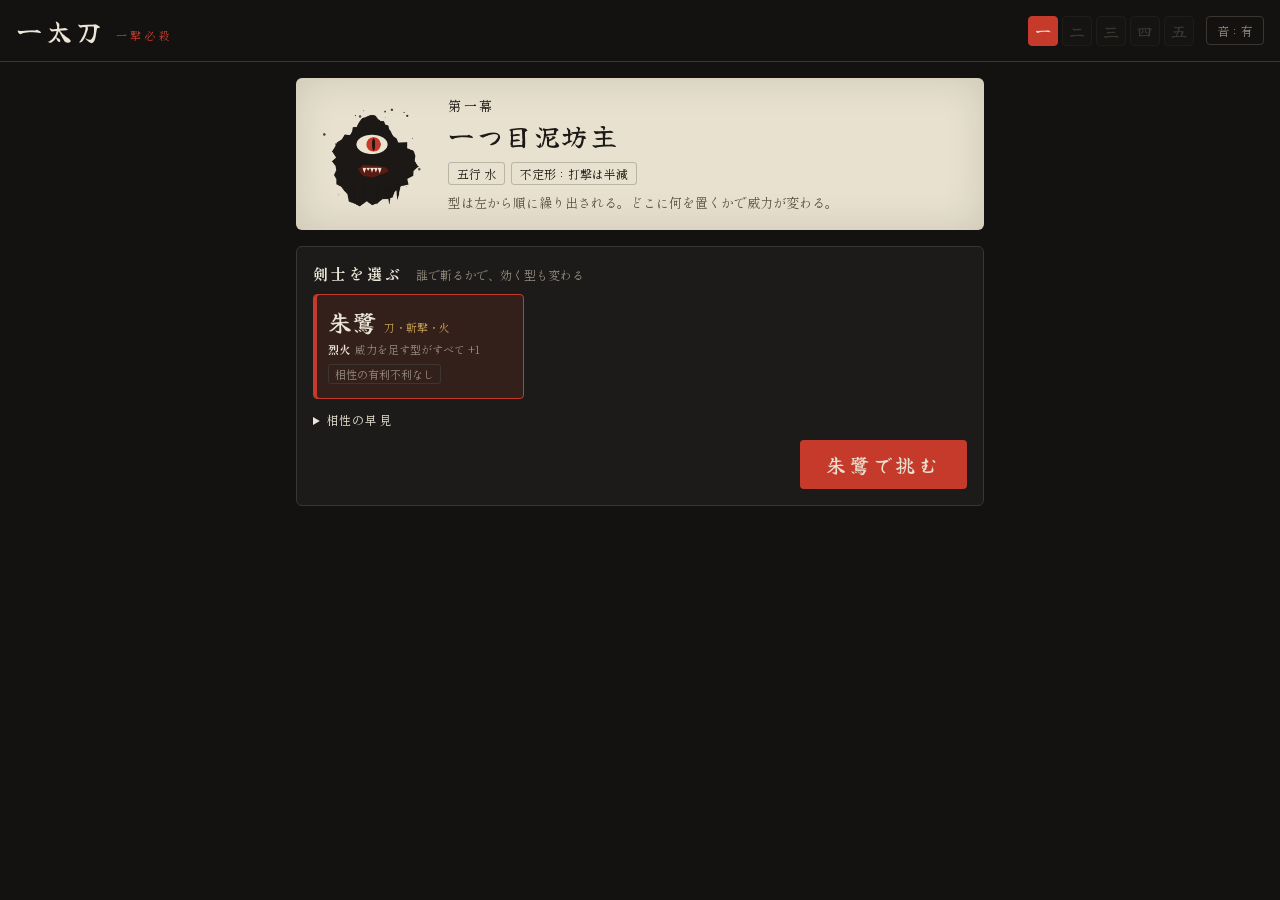
<file: index.html>
<!doctype html>
<html lang="ja">
<head>
<meta charset="utf-8">
<meta name="viewport" content="width=device-width, initial-scale=1">
<title>一太刀</title>
<link rel="stylesheet" href="https://fonts.googleapis.com/css2?family=Yuji+Syuku&family=Shippori+Mincho:wght@400;700&display=swap">
<link rel="stylesheet" href="src/style.css">
</head>
<body>
<header>
  <h1>一太刀</h1>
  <nav id="stage-nav" aria-label="幕"></nav>
  <div class="header-tools">
    <button id="trials-btn" class="ghost small" type="button" hidden></button>
    <button id="mute-btn" class="ghost small" type="button"></button>
  </div>
</header>

<main>
  <div id="select-view" class="view">
    <section id="select-area">
      <div class="versus">
        <img id="vs-portrait" alt="">
        <div class="versus-text">
          <div id="vs-name"></div>
          <div id="vs-stats"></div>
          <p id="vs-hint"></p>
        </div>
      </div>
    </section>
    <section id="chars-area">
      <h2>剣士を選ぶ <span class="sub">誰で斬るかで、効く型も変わる</span></h2>
      <div id="chars"></div>
      <details id="help">
        <summary>相性の早見</summary>
        <div class="help-body">
          <p><b>斬れる順</b>　型の威力 → 物理と体質 → 五行 → 敵の守り</p>
          <p><b>五行・相剋（克つ＝会心×3）</b>　水→火→金→木→土→水</p>
          <p><b>五行・相生（生む＝吸収されて0）</b>　木→火→土→金→水→木</p>
          <p><b>同じ五行</b>は半減。攻撃の五行は剣士の生まれ持ちで、「炎刃」「岩砕」を置くと変わる（後に置いたものが勝つ）。</p>
          <p><b>物理</b>は剣士の武器で決まる。斬撃・打撃・刺突・巫術。「峰打ち」で打撃に変えられる。</p>
        </div>
      </details>
      <div class="actions"><button id="go-btn" type="button"></button></div>
    </section>
  </div>

  <div id="battle-view" class="view" hidden>
    <section id="enemy-area">
      <div id="enemy-name"></div>
      <div id="enemy-stage">
        <canvas id="enso" width="440" height="440" aria-hidden="true"></canvas>
        <div id="enemy-sprite"><span class="half a"></span><span class="half b"></span></div>
        <div id="enemy-cut" aria-hidden="true"></div>
        <div id="damage-pop" aria-live="polite"></div>
        <div id="ink-burst" aria-hidden="true"></div>
        <div id="stamp"></div>
      </div>
      <div id="enemy-stats"></div>
      <div id="hint"></div>
    </section>

    <section id="char-bar">
      <div id="char-current"></div>
      <button id="restart-btn" class="ghost small" type="button" hidden>仕切り直す</button>
      <button id="change-char" class="ghost small" type="button">剣士を替える</button>
    </section>

    <section id="build-area">
      <h2>構え <span class="sub">型は左から順に繰り出す／枠に触れると外す</span></h2>
      <div id="slots"></div>
      <div id="log"></div>
      <div class="actions">
        <button id="reset-btn" class="ghost" type="button">崩す</button>
        <button id="attack-btn" type="button">抜刀</button>
      </div>
    </section>

    <section id="parts-area">
      <h2>型 <span class="sub">触れると空いた枠へ／各一度まで</span></h2>
      <div id="parts"></div>
    </section>
  </div>
</main>

<div id="cutin" hidden>
  <div class="band">
    <div class="speed"></div>
    <div class="cutin-text">一閃</div>
    <div class="cutin-sub"></div>
  </div>
</div>
<div id="blackout" hidden>
  <div class="slash-line"></div>
  <div class="slash-line l2"></div>
  <div class="slash-line l3"></div>
</div>

<div id="trials-modal" class="sheet" hidden>
  <div class="modal-box">
    <div class="sheet-title">試練帳</div>
    <p class="sheet-note">これまでに果たした試練</p>
    <ul id="trials-list"></ul>
    <button id="trials-close" type="button" class="ghost">閉じる</button>
  </div>
</div>

<div id="modal" hidden>
  <div class="modal-box">
    <div id="modal-title"></div>
    <div id="modal-body"></div>
    <button id="modal-btn" type="button"></button>
  </div>
</div>

<script src="src/logic.js"></script>
<script src="src/sound.js"></script>
<script src="src/monster.js"></script>
<script src="src/voice.js"></script>
<script src="src/main.js"></script>
</body>
</html>
</file>
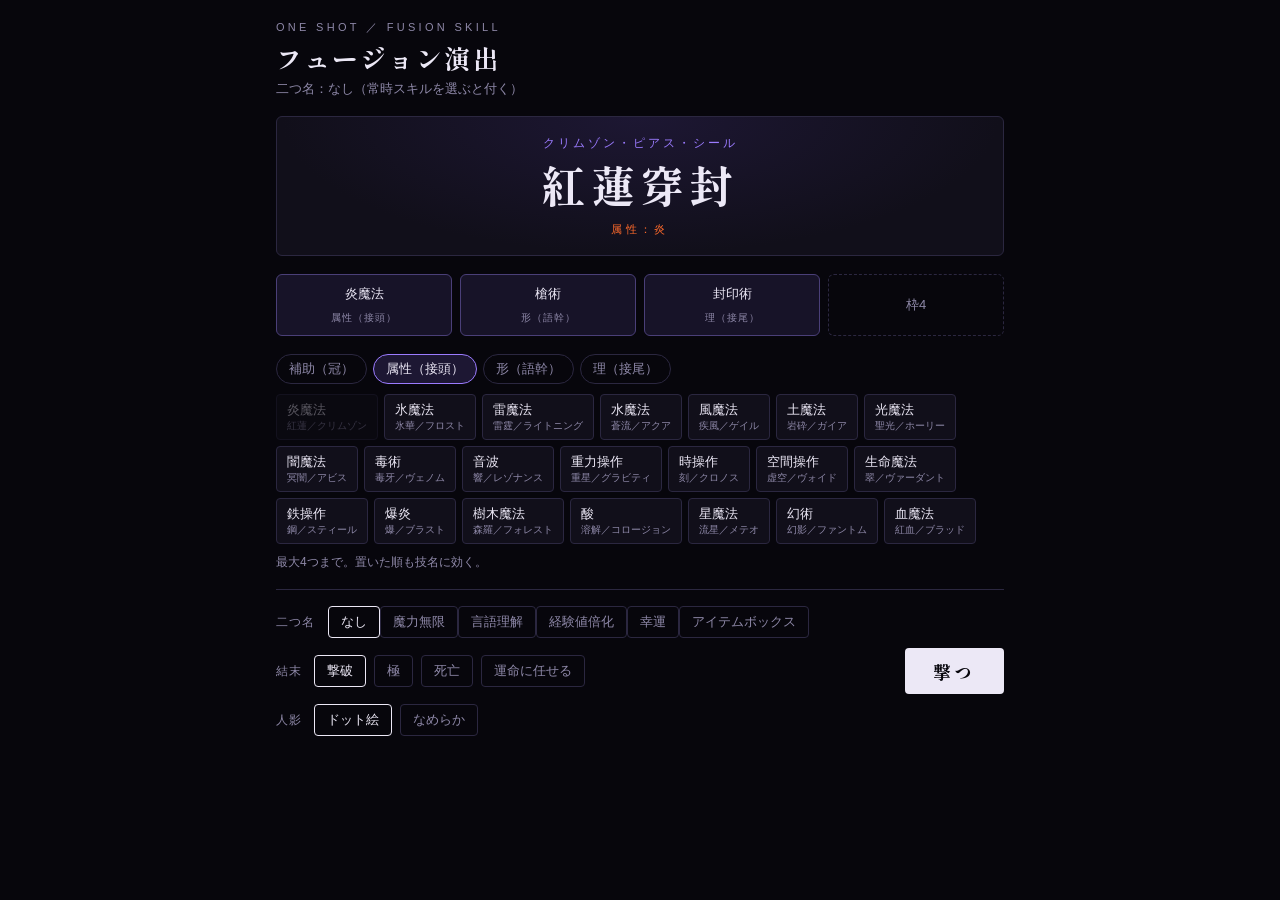
<file: fusion-demo/index.html>
<!doctype html>
<html lang="ja">
<head>
<meta charset="utf-8">
<meta name="viewport" content="width=device-width, initial-scale=1">
<title>フュージョン演出</title>
<link rel="stylesheet" href="https://fonts.googleapis.com/css2?family=Shippori+Mincho+B1:wght@600;800&family=Zen+Kaku+Gothic+New:wght@400;700&display=swap">
<style>
/* レイアウト：上に主人公の二つ名と技名の予告、下にスキルを選ぶ棚。撃つと全画面の演出に切り替わる */
:root {
  color-scheme: dark;
  --void: #07060c;
  --panel: #110f1a;
  --line: #2b2740;
  --text: #ece8f6;
  --muted: #8e88a8;
  --violet: #9b7bff;
  --gold: #e9c46a;
  --blood: #e0435f;
  --mincho: "Shippori Mincho B1", "Hiragino Mincho ProN", "Yu Mincho", serif;
  --gothic: "Zen Kaku Gothic New", "Hiragino Sans", "Yu Gothic", sans-serif;
}
* { box-sizing: border-box; }
[hidden] { display: none !important; }
body { margin: 0; background: var(--void); color: var(--text); font-family: var(--gothic); }
button { font: inherit; }
button:focus-visible { outline: 2px solid var(--violet); outline-offset: 2px; }

main {
  max-width: 760px; margin: 0 auto; display: grid; gap: 18px;
  padding-block: 20px 32px; padding-left: max(16px, env(safe-area-inset-left, 0px)); padding-right: max(16px, env(safe-area-inset-right, 0px));
}
header { display: grid; gap: 4px; }
.eyebrow { font-size: 11px; letter-spacing: .3em; color: var(--muted); }
h1 { margin: 0; font-family: var(--mincho); font-weight: 800; font-size: 26px; letter-spacing: .08em; }
#title-line { font-size: 13px; color: var(--muted); }
#title-line b { color: var(--violet); font-weight: 700; }

/* 技名の予告 */
#preview {
  border: 1px solid var(--line); border-radius: 6px; padding: 18px 16px; text-align: center;
  background: radial-gradient(ellipse at 50% 0%, #1d1733 0, transparent 70%), var(--panel);
}
#preview .ruby { font-size: 12px; letter-spacing: .25em; color: var(--violet); min-height: 1.4em; overflow-wrap: anywhere; }
#preview .kanji { font-family: var(--mincho); font-weight: 800; font-size: clamp(28px, 7vw, 44px); letter-spacing: .12em; min-height: 1.3em; overflow-wrap: anywhere; }
#preview .el { font-size: 11px; letter-spacing: .3em; margin-top: 6px; }
#preview .empty { color: var(--muted); font-size: 14px; }

#slots { display: grid; grid-template-columns: repeat(4, 1fr); gap: 8px; }
.slot {
  min-height: 62px; border: 1px dashed var(--line); border-radius: 6px; background: transparent; color: var(--muted);
  display: grid; place-items: center; text-align: center; padding: 6px; cursor: pointer; font-size: 13px;
}
.slot.filled { border-style: solid; border-color: #4a3f78; color: var(--text); background: #171328; }
.slot small { display: block; font-size: 10px; color: var(--muted); letter-spacing: .1em; }
@media (max-width: 480px) { #slots { grid-template-columns: repeat(2, 1fr); } }

.shelf { display: grid; gap: 10px; }
.tabs { display: flex; gap: 6px; flex-wrap: wrap; }
.tab { border: 1px solid var(--line); background: transparent; color: var(--muted); border-radius: 99px; padding: 5px 12px; cursor: pointer; font-size: 13px; }
.tab.on { border-color: var(--violet); color: var(--text); background: #1d1733; }
#skills { display: flex; flex-wrap: wrap; gap: 6px; }
.skill {
  border: 1px solid var(--line); background: var(--panel); color: var(--text); border-radius: 4px; padding: 6px 10px; cursor: pointer; font-size: 13px;
  display: grid; text-align: left;
}
.skill small { font-size: 10px; color: var(--muted); }
.skill:hover:not(:disabled) { border-color: var(--violet); }
.skill:disabled { opacity: .35; cursor: default; }
.hint { font-size: 12px; color: var(--muted); margin: 0; }

.controls { display: grid; gap: 10px; border-top: 1px solid var(--line); padding-top: 16px; }
.row { display: flex; gap: 8px; flex-wrap: wrap; align-items: center; }
.row label { font-size: 12px; color: var(--muted); letter-spacing: .1em; margin-right: 4px; }
.pick { border: 1px solid var(--line); background: transparent; color: var(--muted); border-radius: 4px; padding: 6px 12px; cursor: pointer; font-size: 13px; }
.pick.on { color: var(--text); border-color: var(--text); }
.pick.on[data-v="perfect"] { color: var(--gold); border-color: var(--gold); }
.pick.on[data-v="death"] { color: var(--blood); border-color: var(--blood); }
#fire {
  margin-left: auto; background: var(--text); color: var(--void); border: 0; border-radius: 4px; padding: 10px 28px;
  font-family: var(--mincho); font-weight: 800; font-size: 18px; letter-spacing: .2em; cursor: pointer;
}
#fire:disabled { opacity: .3; cursor: default; }

/* ── 全画面の演出 ── */
#stage {
  position: fixed; inset: 0; z-index: 20; background: #000; overflow: hidden; display: grid; place-items: center;
  padding: env(safe-area-inset-top, 0px) max(16px, env(safe-area-inset-right, 0px)) env(safe-area-inset-bottom, 0px) max(16px, env(safe-area-inset-left, 0px));
}
#fx, #scene { position: absolute; inset: 0; width: 100%; height: 100%; }
#stage.shake { animation: shake .5s; }
@keyframes shake { 20% { transform: translate(-8px, 4px); } 40% { transform: translate(7px, -5px); } 60% { transform: translate(-5px, -3px); } 80% { transform: translate(4px, 3px); } }
.layer { position: relative; z-index: 1; text-align: center; display: grid; gap: 14px; justify-items: center; width: 100%; max-width: 720px; align-self: end; margin-bottom: max(6vh, 32px); }
.layer::before { content: ""; position: absolute; z-index: -1; inset: -48px -50vw -40px; background: linear-gradient(to bottom, transparent, rgba(4,3,10,.82) 30%, rgba(4,3,10,.9) 70%, transparent); pointer-events: none; }
#line { text-shadow: 0 0 12px #000, 0 0 4px #000; }
#line { font-family: var(--mincho); font-size: clamp(16px, 4vw, 22px); letter-spacing: .1em; min-height: 1.6em; color: var(--text); opacity: .9; }
#who { font-size: 11px; letter-spacing: .4em; color: var(--muted); }
#name { display: grid; gap: 6px; }
#name .ruby { font-size: clamp(11px, 2.6vw, 15px); letter-spacing: .35em; color: var(--accent, var(--violet)); text-shadow: 0 0 6px #000, 0 0 2px #000; opacity: 0; overflow-wrap: anywhere; }
#name .kanji { font-family: var(--mincho); font-weight: 800; font-size: clamp(36px, 11vw, 92px); letter-spacing: .1em; line-height: 1.1; opacity: 0; overflow-wrap: anywhere; color: #fff; -webkit-text-stroke: 1px rgba(0,0,0,.6); paint-order: stroke fill; text-shadow: 0 2px 6px #000, 0 0 2px #000, 0 0 28px var(--accent, var(--violet)); }
#name.glitch .kanji { animation: glitch .9s steps(2) 3; }
@keyframes glitch { 0%, 100% { transform: none; text-shadow: 0 0 28px var(--accent); } 33% { transform: translateX(-6px); text-shadow: 8px 0 #7fe8ff, -8px 0 #d79bff; } 66% { transform: translateX(5px); text-shadow: -6px 0 #7fe8ff, 6px 0 #d79bff; } }
#name.show .ruby { animation: ruby-in .5s ease-out forwards; }
#name.show .kanji { animation: slam .45s cubic-bezier(.2,1.6,.4,1) .35s forwards; }
@keyframes ruby-in { from { opacity: 0; letter-spacing: 1.2em; } to { opacity: 1; letter-spacing: .35em; } }
@keyframes slam { from { opacity: 0; transform: scale(2.4); filter: blur(10px); } to { opacity: 1; transform: scale(1); filter: blur(0); } }
#name.true .kanji { color: var(--gold); text-shadow: 0 0 36px #e9c46aaa; }
#name.true .ruby { color: var(--gold); }
#name.fade { transition: opacity .6s; opacity: 0; }
#tag { font-family: var(--mincho); font-size: 14px; letter-spacing: .5em; color: var(--gold); min-height: 1.4em; }
#result { display: grid; gap: 10px; justify-items: center; }
#result .big { font-family: var(--mincho); font-weight: 800; font-size: clamp(40px, 12vw, 96px); letter-spacing: .2em; }
#result .big.perfect { color: var(--gold); text-shadow: 0 0 40px #e9c46a99; }
#result .big.death { color: var(--blood); }
#result .sub { font-family: var(--mincho); font-size: 16px; letter-spacing: .08em; }
#result .aside { font-size: 12px; color: var(--muted); }
#result .goddess { font-size: 14px; color: var(--text); max-width: 34em; line-height: 1.8; }
#result .goddess::before { content: "女神「"; color: var(--muted); }
#result .goddess::after { content: "」"; color: var(--muted); }
#close { margin-top: 10px; background: transparent; border: 1px solid var(--muted); color: var(--text); border-radius: 4px; padding: 8px 20px; cursor: pointer; }
#flash { position: absolute; inset: 0; z-index: 2; background: #fff; opacity: 0; pointer-events: none; }
#flash.on { animation: flash .5s forwards; }
@keyframes flash { 0% { opacity: 1; } 100% { opacity: 0; } }
#vignette { position: absolute; inset: 0; z-index: 0; pointer-events: none; opacity: 0; background: radial-gradient(ellipse at center, transparent 40%, #5a0010cc 100%); transition: opacity .8s; }
#vignette.on { opacity: 1; }

@media (prefers-reduced-motion: reduce) {
  *, *::before, *::after { animation-duration: .01ms !important; transition: none !important; }
}
</style>
</head>
<body>
<main>
  <header>
    <div class="eyebrow">ONE SHOT ／ FUSION SKILL</div>
    <h1>フュージョン演出</h1>
    <div id="title-line"></div>
  </header>

  <section id="preview" aria-live="polite">
    <div class="ruby" id="pv-ruby"></div>
    <div class="kanji" id="pv-kanji"></div>
    <div class="el" id="pv-el"></div>
  </section>

  <div id="slots"></div>

  <section class="shelf">
    <div class="tabs" id="tabs"></div>
    <div id="skills"></div>
    <p class="hint" id="shelf-hint"></p>
  </section>

  <section class="controls">
    <div class="row">
      <label>二つ名</label>
      <span id="titles"></span>
    </div>
    <div class="row">
      <label>結末</label>
      <button class="pick" data-v="win" type="button">撃破</button>
      <button class="pick" data-v="perfect" type="button">極</button>
      <button class="pick" data-v="death" type="button">死亡</button>
      <button class="pick" data-v="random" type="button">運命に任せる</button>
      <button id="fire" type="button">撃つ</button>
    </div>
    <div class="row">
      <label>人影</label>
      <button class="pick" data-art="pixel" type="button">ドット絵</button>
      <button class="pick" data-art="smooth" type="button">なめらか</button>
    </div>
  </section>
</main>

<div id="stage" hidden>
  <canvas id="scene" aria-hidden="true"></canvas>
  <canvas id="fx" aria-hidden="true"></canvas>
  <div id="vignette"></div>
  <div id="flash"></div>
  <div class="layer">
    <div id="who"></div>
    <div id="line"></div>
    <div id="name"><div class="ruby"></div><div class="kanji"></div></div>
    <div id="tag"></div>
    <div id="result"></div>
  </div>
</div>

<script>
// ── スキル（企画書「スキル一覧（案）」の漢字とルビ） ──
//   pos: 冠=0 / 接頭=1 / 語幹=2 / 接尾=3
const G = {
  crown: { label: '補助（冠）', pos: 0 },
  prefix: { label: '属性（接頭）', pos: 1 },
  stem: { label: '形（語幹）', pos: 2 },
  suffix: { label: '理（接尾）', pos: 3 },
};
const S = (group, name, kanji, ruby) => ({ group, name, kanji, ruby, pos: G[group].pos });
const SKILLS = [
  S('crown', '鑑定', '理解', 'アナライズ'), S('crown', '直感', '開眼', 'インサイト'), S('crown', '予知', '未来視', 'フォアサイト'),
  S('crown', '隠密', '影歩', 'ステルス'), S('crown', '加速', '瞬迅', 'アクセル'), S('crown', '溜め', '終焉', 'ファイナル'),
  S('crown', '二重詠唱', '双', 'ダブル'), S('crown', '狂化', '狂咆', 'バーサーク'), S('crown', '挑発', '挑', 'プロヴォーク'),
  S('crown', '擬態', '化', 'ミミック'), S('crown', '模倣', '写', 'コピー'), S('crown', '増幅', '超', 'オーバー'),
  S('prefix', '炎魔法', '紅蓮', 'クリムゾン'), S('prefix', '氷魔法', '氷華', 'フロスト'), S('prefix', '雷魔法', '雷霆', 'ライトニング'),
  S('prefix', '水魔法', '蒼流', 'アクア'), S('prefix', '風魔法', '疾風', 'ゲイル'), S('prefix', '土魔法', '岩砕', 'ガイア'),
  S('prefix', '光魔法', '聖光', 'ホーリー'), S('prefix', '闇魔法', '冥闇', 'アビス'), S('prefix', '毒術', '毒牙', 'ヴェノム'),
  S('prefix', '音波', '響', 'レゾナンス'), S('prefix', '重力操作', '重星', 'グラビティ'), S('prefix', '時操作', '刻', 'クロノス'),
  S('prefix', '空間操作', '虚空', 'ヴォイド'), S('prefix', '生命魔法', '翠', 'ヴァーダント'), S('prefix', '鉄操作', '鋼', 'スティール'),
  S('prefix', '爆炎', '爆', 'ブラスト'), S('prefix', '樹木魔法', '森羅', 'フォレスト'), S('prefix', '酸', '溶解', 'コロージョン'),
  S('prefix', '星魔法', '流星', 'メテオ'), S('prefix', '幻術', '幻影', 'ファントム'), S('prefix', '血魔法', '紅血', 'ブラッド'),
  S('stem', '剣技', '斬', 'スラッシュ'), S('stem', '槍術', '穿', 'ピアス'), S('stem', '拳法', '砕', 'ブレイク'),
  S('stem', '弓術', '射', 'シュート'), S('stem', '魔導砲', '砲', 'キャノン'), S('stem', '嵐', '嵐', 'テンペスト'),
  S('stem', '連撃', '乱舞', 'ダンス'), S('stem', '投擲', '投', 'スロー'), S('stem', '鎖術', '鎖', 'チェイン'),
  S('stem', '罠術', '罠', 'トラップ'), S('stem', '兜割り', '天墜', 'フォール'), S('stem', '地走り', '地走', 'グラウンド'),
  S('stem', '追尾弾', '追', 'ホーミング'), S('stem', '跳弾', '跳', 'リコシェ'), S('stem', '召喚', '喚', 'サモン'),
  S('stem', '分身', '影', 'シャドウ'), S('stem', '一点集中', '極点', 'シンギュラリティ'), S('stem', '全方位', '輪', 'サークル'),
  S('stem', '突進', '轟', 'チャージ'), S('stem', '鞭術', '鞭', 'ウィップ'),
  S('suffix', '貫通術', '徹', 'ペネトレイト'), S('suffix', '斬鉄', '斬鉄', 'アーマーブレイク'), S('suffix', '封印術', '封', 'シール'),
  S('suffix', '浄化', '祓', 'パージ'), S('suffix', '即死術', '断命', 'デス'), S('suffix', '石化', '石化', 'ペトリファイ'),
  S('suffix', '麻痺', '痺', 'パラライズ'), S('suffix', '吸収', '喰', 'ドレイン'), S('suffix', '反転', '反', 'リバース'),
  S('suffix', '解呪', '破', 'ディスペル'), S('suffix', '透過', '透', 'フェイズ'), S('suffix', '急所突き', '穿心', 'クリティカル'),
  S('suffix', '焦刃', '灼', 'バーン'), S('suffix', '爆散', '爆散', 'バースト'), S('suffix', '崩壊', '崩', 'コラプス'),
  S('suffix', '消滅', '消', 'イレイズ'), S('suffix', '魅了', '魅', 'チャーム'), S('suffix', '威圧', '覇', 'ドミネイト'),
  S('suffix', '魂断ち', '魂断', 'ソウルエンド'), S('suffix', '連鎖', '連', 'リンク'),
];
// 常時スキル → 主人公の二つ名
const TITLES = [
  { name: 'なし', kanji: '', ruby: '' },
  { name: '魔力無限', kanji: '無限', ruby: 'インフィニティ' },
  { name: '言語理解', kanji: '万言', ruby: 'ポリグロット' },
  { name: '経験値倍化', kanji: '百戦', ruby: 'ヴェテラン' },
  { name: '幸運', kanji: '吉兆', ruby: 'フォーチュン' },
  { name: 'アイテムボックス', kanji: '無尽蔵', ruby: 'ストレージ' },
];

// ── 決め台詞（技にいちばん多く入っているグループで選ぶ） ──
const LINES = {
  crown: ['……すでに、視えている。', '影は語らず。ただ、結果だけを置いていく。'],
  prefix: ['世界の理よ――我が掌に、跪け。', '燃えろ。凍てつけ。……どちらでも同じことだ。'],
  stem: ['一歩も動くな。――終わらせる。', '抜いた時には、もう終わっている。'],
  suffix: ['抗うな。それが、お前の運命だ。', '名も残さず、消えるがいい。'],
};
const TRUE_LINE = '……見せてやろう。この一撃の、真の名を。';
const DEATH_LINES = [
  ['……ふっ。計算どおりだ。', '（計算外）'],
  ['これも、想定の内……', '（想定外）'],
  ['我が一撃に、悔いは――', '（ある）'],
  ['……なるほど。そう来たか。', '（何も見えていなかった）'],
];
const GODDESS = [
  'はい、おかえりなさい。今の技名、もう一回言ってみます？',
  '格好は満点でした。結果は零点ですけど。',
  '死に際の台詞まで用意してたんですか。戻しておきますね。',
  'その技、名前はとても強そうでしたよ。',
];
const WIN_LINES = ['――終わりだ。', '……振り返る必要もない。', '影に還れ。'];

// ── 状態 ──
let slots = [null, null, null, null];
let tab = 'prefix';
let ending = 'win';
let title = 0;
let busy = false;
let count = 0; // 撃った回数（台詞の回し用）

const $ = (id) => document.getElementById(id);
const reduced = window.matchMedia('(prefers-reduced-motion: reduce)').matches;
const wait = (ms) => new Promise((r) => setTimeout(r, reduced ? ms * 0.3 : ms));

// 技名の組み立て：冠・接頭・語幹・接尾の順。同じ位置は置いた順。語幹がなければ「撃（ストライク）」
function fusionName(list) {
  const parts = list.filter(Boolean).map((k, i) => ({ ...SKILLS[k], i }));
  if (!parts.length) return null;
  if (!parts.some((p) => p.pos === 2)) parts.push({ kanji: '撃', ruby: 'ストライク', pos: 2, i: 99 });
  parts.sort((a, b) => a.pos - b.pos || a.i - b.i);
  return { kanji: parts.map((p) => p.kanji).join(''), ruby: parts.map((p) => p.ruby).join('・') };
}

function titleText() {
  const t = TITLES[title];
  return t.kanji ? { kanji: `${t.kanji}の影`, ruby: `${t.ruby}・シャドウ` } : null;
}

function render() {
  const t = titleText();
  $('title-line').innerHTML = t ? `二つ名：<b>${t.kanji}</b>（${t.ruby}）` : '二つ名：なし（常時スキルを選ぶと付く）';

  const n = fusionName(slots);
  const th = themeOf(slots);
  $('pv-ruby').textContent = n ? n.ruby : '';
  $('pv-el').textContent = n ? `属性：${th.name}` : '';
  $('pv-el').style.color = th.col;
  $('pv-kanji').innerHTML = n ? n.kanji : '<span class="empty">スキルを選ぶと、技名がここに組み上がる</span>';

  $('slots').innerHTML = '';
  slots.forEach((k, i) => {
    const b = document.createElement('button');
    b.type = 'button';
    b.className = 'slot' + (k !== null ? ' filled' : '');
    b.innerHTML = k !== null ? `${SKILLS[k].name}<small>${G[SKILLS[k].group].label}</small>` : `枠${i + 1}`;
    b.disabled = busy || k === null;
    b.onclick = () => { slots[i] = null; Sound.play('tick'); render(); };
    $('slots').appendChild(b);
  });

  $('tabs').innerHTML = '';
  Object.entries(G).forEach(([key, g]) => {
    const b = document.createElement('button');
    b.type = 'button';
    b.className = 'tab' + (key === tab ? ' on' : '');
    b.textContent = g.label;
    b.onclick = () => { tab = key; render(); };
    $('tabs').appendChild(b);
  });

  $('skills').innerHTML = '';
  const full = !slots.includes(null);
  SKILLS.forEach((s, k) => {
    if (s.group !== tab) return;
    const b = document.createElement('button');
    b.type = 'button';
    b.className = 'skill';
    b.innerHTML = `${s.name}<small>${s.kanji}／${s.ruby}</small>`;
    b.disabled = busy || full || slots.includes(k);
    b.onclick = () => { slots[slots.indexOf(null)] = k; Sound.play('tick'); render(); };
    $('skills').appendChild(b);
  });
  $('shelf-hint').textContent = full ? '枠がいっぱい。枠に触れると外せる。' : '最大4つまで。置いた順も技名に効く。';

  $('titles').innerHTML = '';
  TITLES.forEach((t, i) => {
    const b = document.createElement('button');
    b.type = 'button';
    b.className = 'pick' + (i === title ? ' on' : '');
    b.textContent = t.name;
    b.onclick = () => { title = i; render(); };
    $('titles').appendChild(b);
  });

  document.querySelectorAll('.pick[data-v]').forEach((b) => b.classList.toggle('on', b.dataset.v === ending));
  $('fire').disabled = busy || !n;
}

// ── 属性ごとの色・エフェクト・音 ──
//   技に入っている最初の属性（接頭）で決まる。属性がなければ「無」
const THEMES = {
  none: { name: '無', col: '#9b7bff', col2: '#ffffff', fx: 'burst' },
  fire: { name: '炎', col: '#ff6a2b', col2: '#ffd36b', fx: 'embers' },
  ice: { name: '氷', col: '#9fe8ff', col2: '#ffffff', fx: 'shards' },
  thunder: { name: '雷', col: '#ffe14a', col2: '#ffffff', fx: 'bolts' },
  water: { name: '水', col: '#3aa0ff', col2: '#b8e4ff', fx: 'ripples' },
  wind: { name: '風', col: '#b8ffd8', col2: '#ffffff', fx: 'streaks' },
  earth: { name: '土', col: '#c29a6b', col2: '#6b5238', fx: 'rocks' },
  light: { name: '光', col: '#fff3b0', col2: '#ffffff', fx: 'rays' },
  dark: { name: '闇', col: '#7a3cff', col2: '#1a0b3a', fx: 'vortex' },
  poison: { name: '毒', col: '#8cff3a', col2: '#3b7a12', fx: 'bubbles' },
  sound: { name: '音', col: '#ff9ce6', col2: '#ffffff', fx: 'waves' },
  time: { name: '刻', col: '#e9c46a', col2: '#ffffff', fx: 'rewind' },
  life: { name: '命', col: '#5fd98a', col2: '#e8ffb0', fx: 'petals' },
  steel: { name: '鋼', col: '#d6dde8', col2: '#ffb347', fx: 'sparks' },
  star: { name: '星', col: '#bcd7ff', col2: '#ffffff', fx: 'meteors' },
  illusion: { name: '幻', col: '#d79bff', col2: '#7fe8ff', fx: 'phantom' },
  blood: { name: '血', col: '#d0182f', col2: '#ff6b7a', fx: 'drops' },
};
const ELEMENT_OF = {
  紅蓮: 'fire', 爆: 'fire', 氷華: 'ice', 雷霆: 'thunder', 蒼流: 'water', 疾風: 'wind', 岩砕: 'earth', 重星: 'earth',
  聖光: 'light', 冥闇: 'dark', 虚空: 'dark', 毒牙: 'poison', 溶解: 'poison', 響: 'sound', 刻: 'time',
  翠: 'life', 森羅: 'life', 鋼: 'steel', 流星: 'star', 幻影: 'illusion', 紅血: 'blood',
};
function themeOf(list) {
  const first = list.find((k) => k !== null && SKILLS[k].group === 'prefix');
  const key = first === undefined ? 'none' : ELEMENT_OF[SKILLS[first].kanji];
  return { key, ...THEMES[key] };
}

// ── 背景の粒子 ──
//   粒子は形（kind）と動き（重力 g、減速 drag、回転 vr）を持つ
const fx = { parts: [], rings: [], bolts: [], rays: null, run: false };
const dpr = () => devicePixelRatio || 1;
function sizeCanvas() {
  const c = $('fx');
  c.width = c.clientWidth * dpr();
  c.height = c.clientHeight * dpr();
}
function center() { const c = $('fx'); return { W: c.width, H: c.height, cx: c.width / 2, cy: c.height / 2 }; }
function add(p) {
  fx.parts.push({ vx: 0, vy: 0, g: 0, drag: 1, rot: Math.random() * 6, vr: 0, kind: 'sq', s: 2 * dpr(), ...p, max: p.life });
}
function loop() {
  if (!fx.run) return;
  const { W, H, cx, cy } = center(), g = $('fx').getContext('2d');
  g.globalCompositeOperation = 'destination-out';
  g.fillStyle = 'rgba(0,0,0,0.22)';
  g.fillRect(0, 0, W, H);
  g.globalCompositeOperation = 'lighter';
  // 光の柱（光）
  if (fx.rays) {
    const r = fx.rays; r.life--; r.a += 0.004;
    g.globalAlpha = Math.max(0, r.life / r.max) * 0.22;
    g.fillStyle = r.col;
    for (let i = 0; i < 12; i++) {
      const a = r.a + (i / 12) * Math.PI * 2, L = Math.max(W, H);
      g.beginPath(); g.moveTo(cx, cy);
      g.lineTo(cx + Math.cos(a - 0.025) * L, cy + Math.sin(a - 0.025) * L);
      g.lineTo(cx + Math.cos(a + 0.025) * L, cy + Math.sin(a + 0.025) * L);
      g.fill();
    }
    if (r.life <= 0) fx.rays = null;
  }
  for (const p of fx.parts) {
    if (p.rewind && p.life === Math.floor(p.max / 2)) { p.vx *= -1.4; p.vy *= -1.4; }
    if (p.spiral) { const dx = cx - p.x, dy = cy - p.y; p.vx += dx * 0.004 - dy * 0.006; p.vy += dy * 0.004 + dx * 0.006; }
    p.vx *= p.drag; p.vy = p.vy * p.drag + p.g;
    if (p.wobble) p.vx += Math.sin(p.life * 0.2) * 0.15 * dpr();
    p.x += p.vx; p.y += p.vy; p.rot += p.vr; p.life--;
    g.globalAlpha = Math.max(0, p.life / p.max);
    g.fillStyle = p.col; g.strokeStyle = p.col;
    if (p.kind === 'sq') g.fillRect(p.x, p.y, p.s, p.s);
    else if (p.kind === 'circle') { g.lineWidth = dpr(); g.beginPath(); g.arc(p.x, p.y, p.s, 0, Math.PI * 2); p.fill ? g.fill() : g.stroke(); }
    else if (p.kind === 'line') {
      // 進む向きに伸びる線（破片・火花・流れ星）
      const sp = Math.hypot(p.vx, p.vy) || 1, L = p.len || 20 * dpr();
      g.lineWidth = p.s; g.beginPath(); g.moveTo(p.x, p.y); g.lineTo(p.x - (p.vx / sp) * L, p.y - (p.vy / sp) * L); g.stroke();
    } else if (p.kind === 'leaf') {
      g.save(); g.translate(p.x, p.y); g.rotate(p.rot); g.beginPath(); g.ellipse(0, 0, p.s * 2, p.s, 0, 0, Math.PI * 2); g.fill(); g.restore();
    } else if (p.kind === 'rock') {
      g.save(); g.translate(p.x, p.y); g.rotate(p.rot); g.fillRect(-p.s / 2, -p.s / 2, p.s, p.s * 0.8); g.restore();
    }
  }
  fx.parts = fx.parts.filter((p) => p.life > 0);
  for (const r of fx.rings) {
    r.r += r.v; r.v *= r.drag || 1; r.life--;
    g.globalAlpha = Math.max(0, r.life / r.max);
    g.strokeStyle = r.col; g.lineWidth = (r.w || 3) * dpr();
    g.beginPath(); g.arc(cx, cy, r.r, 0, Math.PI * 2); g.stroke();
  }
  fx.rings = fx.rings.filter((r) => r.life > 0);
  // 稲妻：数フレームだけ光るギザギザの線
  for (const b of fx.bolts) {
    b.life--;
    g.globalAlpha = b.life % 3 === 0 ? 0.2 : 1;
    g.strokeStyle = b.col; g.lineWidth = 3 * dpr(); g.shadowColor = b.col; g.shadowBlur = 18 * dpr();
    g.beginPath(); b.pts.forEach(([x, y], i) => (i ? g.lineTo(x, y) : g.moveTo(x, y))); g.stroke();
    g.shadowBlur = 0;
  }
  fx.bolts = fx.bolts.filter((b) => b.life > 0);
  g.globalAlpha = 1;
  g.globalCompositeOperation = 'source-over';
  requestAnimationFrame(loop);
}
// ── 舞台（参考：フードの人物が腕を広げ、頭上に光の輪、足元から回路のような光が立ち上る） ──
//   p：組み上がり（0 → 1）。決め台詞から技名までのあいだに暗闇から浮かび上がる
//   放つ瞬間に白く弾け、そのあと薄れる
const scene = { pixel: true, run: false, col: '#9b7bff', t0: 0, build: 3000, strikeAt: 0, dim: 0, gold: 0, pillars: [], rays: [], mist: [] };
function hexA(hex, a) {
  const n = parseInt(hex.slice(1), 16);
  return `rgba(${n >> 16},${(n >> 8) & 255},${n & 255},${a})`;
}
function startScene(col) {
  const c = $('scene');
  c.width = c.clientWidth * dpr(); c.height = c.clientHeight * dpr();
  const W = c.width, H = c.height;
  Object.assign(scene, { run: true, col, t0: performance.now(), strikeAt: 0, dim: 0, gold: 0 });
  // 足元から立ち上る光の線：途中で直角に折れる回路のような線
  scene.pillars = Array.from({ length: 18 }, () => {
    const x = W * rnd(0.03, 0.97), y1 = H * rnd(0.55, 0.9), jog = rnd(-40, 40) * dpr(), y2 = H * rnd(0.05, 0.5);
    return { pts: [[x, H], [x, y1], [x + jog, y1 - Math.abs(jog) * 0.6], [x + jog, y2]], delay: rnd(0, 0.45), w: rnd(1, 2.6) * dpr() };
  });
  // 上から降る光の筋
  scene.rays = Array.from({ length: 12 }, () => ({ x: W * rnd(0.1, 0.9), bend: rnd(-0.15, 0.15) * W, len: H * rnd(0.25, 0.55), delay: rnd(0.2, 0.7) }));
  // 足元の霧
  scene.mist = Array.from({ length: 16 }, (_, i) => ({ x: W * (i / 15) + rnd(-30, 30) * dpr(), y: H * rnd(0.86, 1.0), r: rnd(0.08, 0.16) * Math.max(W, H), v: rnd(-0.15, 0.15) * dpr() }));
  requestAnimationFrame(drawScene);
}
function stopScene() { scene.run = false; }
function polyLen(pts) { let L = 0; for (let i = 1; i < pts.length; i++) L += Math.hypot(pts[i][0] - pts[i - 1][0], pts[i][1] - pts[i - 1][1]); return L; }
// 線を始点から frac（0〜1）の長さまで描く
function strokePartial(g, pts, frac) {
  let left = polyLen(pts) * frac;
  g.beginPath(); g.moveTo(pts[0][0], pts[0][1]);
  let end = pts[0];
  for (let i = 1; i < pts.length && left > 0; i++) {
    const [x0, y0] = pts[i - 1], [x1, y1] = pts[i], d = Math.hypot(x1 - x0, y1 - y0), k = Math.min(1, left / d);
    end = [x0 + (x1 - x0) * k, y0 + (y1 - y0) * k];
    g.lineTo(end[0], end[1]); left -= d;
  }
  g.stroke();
  return end;
}
// フードの人物：両腕を広げ、マントがはためく。u は身長の 1/100
function drawFigure(g, cx, base, u, col, glow, now, struck) {
  // 人影は横向き（右を向く）。単位は u、右が前、上がマイナス
  const P = ([x, y]) => [cx + x * u, base + y * u];
  const sway = Math.sin(now / 380) * 2.5 + Math.sin(now / 170) * 0.8;
  const smooth = (list) => {
    const pts = list.map(P);
    g.beginPath();
    const mid = (i) => { const [ax, ay] = pts[i % pts.length], [bx, by] = pts[(i + 1) % pts.length]; return [(ax + bx) / 2, (ay + by) / 2]; };
    g.moveTo(...mid(0));
    for (let i = 1; i <= pts.length; i++) g.quadraticCurveTo(...pts[i % pts.length], ...mid(i));
    g.closePath();
  };
  // 上半身は腰（0, -52）を軸に傾ける：振りかぶると少し反り、振り下ろすと前へ踏み込む
  const pose = swordPose(glow, struck);
  const R = ([x, y]) => {
    const dy = y + 52, c = Math.cos(pose.lean), s = Math.sin(pose.lean);
    return [x * c - dy * s, x * s + dy * c - 52];
  };
  const PR = (q) => P(R(q));
  const smoothR = (list) => smooth(list.map(R));
  // コートの裾（後ろへなびく）
  const tail = () => smoothR([[-13, -56], [-18, -42], [-30 - sway, -26], [-46 - sway * 1.6, -13], [-31 - sway, -17], [-16, -22], [-8, -34]]);
  // 脚：前の膝を曲げて踏み込み、後ろ脚は伸ばす（コートの下から脛と靴がのぞく）
  const legs = () => {
    g.beginPath();
    for (const pts of [[[4, -52], [13, -30], [16, -4], [23, -1.5]], [[-4, -52], [-7, -28], [-17, -5], [-11, -1.5]]]) {
      g.moveTo(...P(pts[0])); pts.slice(1).forEach((q) => g.lineTo(...P(q)));
    }
  };
  // 頭：横顔（額・鼻・顎）と首。髪は後ろへ流れて揺れる
  const head = () => smoothR([
    [0, -111], [6, -109], [9, -104], [11.5, -99.5], [9.5, -98], [9.8, -95.5], [8, -92.5], [4.5, -91.5],
    [4, -86], [-3, -86], [-4, -93], [-7, -98], [-6, -106],
  ]);
  const hair = () => smoothR([
    [8, -107], [5, -112], [-1, -114], [-9, -111.5], [-17 - sway * 0.5, -107], [-10, -104.5],
    [-16 - sway * 0.7, -100], [-8.5, -98.5], [-9, -93], [-5, -96], [-2, -103], [4, -105],
  ]);
  // 肩・胴・コート（肩に厚みを持たせ、裾は膝下まで）
  const body = () => smoothR([
    [5, -89],
    [12, -86], [14, -78], [13, -68], [10, -58], [13, -46], [17, -28], [12, -26], [4, -28],
    [-6, -26], [-16, -24], [-17, -36], [-13, -56],
    [-15, -72], [-15, -84], [-9, -89],
  ]);
  // 剣と腕：両手で柄を握る。溜めのあいだに頭上へ振り上げ、放つ瞬間に前へ振り下ろす
  const dir = [Math.cos(pose.ang), Math.sin(pose.ang)];
  const along = (k) => [pose.grip[0] + dir[0] * k, pose.grip[1] + dir[1] * k];
  const hands = [pose.grip, along(-5)];
  // 肩から手までを二つの節でつなぐ。肘は前か下へ曲げる
  const armPath = (s, hand) => {
    const L = 21;
    const dx = hand[0] - s[0], dy = hand[1] - s[1], len = Math.hypot(dx, dy), d = Math.min(len, 2 * L - 0.01);
    const hh = Math.sqrt(L * L - (d / 2) ** 2), mx = (s[0] + hand[0]) / 2, my = (s[1] + hand[1]) / 2;
    let nx = -dy / len, ny = dx / len;
    if (nx + ny < 0) { nx = -nx; ny = -ny; }
    g.moveTo(...P(s)); g.lineTo(...P([mx + nx * hh, my + ny * hh])); g.lineTo(...P(hand));
  };
  const arms = () => { g.beginPath(); armPath(R([2, -82]), hands[0]); armPath(R([-4, -83]), hands[1]); };

  // 人物は一枚の影として描く：裾・脚・体・頭・腕・柄・手をまず別の画用紙に同じ暗い色で塗り、
  //   それを属性の色に染めた写しを少しずらして重ねて縁にする。パーツ同士の境目には線が出ない
  const out = g;
  const px = pixelSize(u);
  const mask = pixLayer('mask', out.canvas, px);
  g = mask.getContext('2d');
  const dark = g.createLinearGradient(0, base - 112 * u, 0, base);
  dark.addColorStop(0, '#0d0820'); dark.addColorStop(1, '#241544');
  g.fillStyle = dark; g.strokeStyle = dark; g.lineCap = 'round'; g.lineJoin = 'round';
  tail(); g.fill();
  legs(); g.lineWidth = 6 * u; g.stroke();
  body(); g.fill();
  head(); g.fill();
  hair(); g.fill();
  arms(); g.lineWidth = 6 * u; g.stroke();
  const perp = [-dir[1], dir[0]], gc = along(4);
  g.lineWidth = 2.2 * u; // 鍔
  g.beginPath(); g.moveTo(...P([gc[0] + perp[0] * 6, gc[1] + perp[1] * 6])); g.lineTo(...P([gc[0] - perp[0] * 6, gc[1] - perp[1] * 6])); g.stroke();
  g.lineWidth = 1.8 * u; // 柄
  g.beginPath(); g.moveTo(...P(gc)); g.lineTo(...P(along(-9))); g.stroke();
  for (const hd of hands) { g.beginPath(); g.arc(...P(hd), 3.4 * u, 0, Math.PI * 2); g.fill(); }
  crisp(mask, px);
  const tint = pixLayer('tint', out.canvas, px), tg = tint.getContext('2d');
  tg.setTransform(1, 0, 0, 1, 0, 0);
  tg.drawImage(mask, 0, 0);
  tg.globalCompositeOperation = 'source-in'; tg.fillStyle = hexA(col, 0.9 * glow); tg.fillRect(0, 0, tint.width, tint.height);
  tg.globalCompositeOperation = 'source-over';
  // 光る目（横顔なので一つ）。ドット絵では一粒の白いドット
  const eye = PR([5, -102]);
  if (px > 1) {
    const mg = mask.getContext('2d');
    mg.setTransform(1, 0, 0, 1, 0, 0);
    mg.fillStyle = hexA('#ffffff', glow); mg.fillRect(Math.round(eye[0] / px), Math.round(eye[1] / px), 1, 1);
  }
  g = out;

  g.save();
  // 縁の光（属性の色で光る）：ぼかした写しで後光、一つ分ずらした写しで細い縁
  g.shadowColor = col; g.shadowBlur = 30 * dpr() * glow;
  blit(g, tint, px);
  g.shadowBlur = 0;
  const r = px > 1 ? px : 2 * dpr();
  for (const [dx, dy] of [[r, 0], [-r, 0], [0, r], [0, -r]]) blit(g, tint, px, dx, dy);
  blit(g, mask, px);
  if (px === 1) {
    g.fillStyle = '#ffffff'; g.shadowColor = '#ffffff'; g.shadowBlur = 12 * dpr() * glow;
    g.globalAlpha *= glow;
    g.fillRect(eye[0], eye[1], 2.6 * u, 1.1 * u);
  }
  g.restore();

  // 剣：刃は属性の色で光り、振り上げたあとは力がたまるように脈打つ
  const charge = struck >= 0 ? 1.4 : glow < 1 ? 0.35 + glow * 0.5 : 0.9 + 0.25 * Math.sin(now / 70);
  const blade = pixLayer('blade', out.canvas, px), bg = blade.getContext('2d');
  const [gx, gy] = P(along(4)), [tx, ty] = P(along(4 + SWORD_LEN));
  bg.lineCap = px > 1 ? 'butt' : 'round';
  bg.strokeStyle = hexA(col, Math.min(1, 0.8 * charge)); bg.lineWidth = Math.max(3.2 * u, 3 * px); // ドット絵でも刃が細くなりすぎないように
  bg.beginPath(); bg.moveTo(gx, gy); bg.lineTo(tx, ty); bg.stroke();
  bg.strokeStyle = hexA(scene.gold ? '#ffe9a8' : '#ffffff', Math.min(1, 0.75 * charge)); bg.lineWidth = Math.max((scene.gold ? 1.6 : 1.1) * u, px);
  bg.beginPath(); bg.moveTo(gx, gy); bg.lineTo(tx, ty); bg.stroke();
  crisp(blade, px);
  g.save();
  g.globalCompositeOperation = 'lighter';
  g.shadowColor = col; g.shadowBlur = 26 * dpr() * charge;
  blit(g, blade, px);
  g.restore();
}
// ドット絵：人影・剣・斬撃を粗い升目に描いてから、ぼかさずに拡大する（なめらかなら升目は 1）
function pixelSize(u) { return scene.pixel ? Math.max(2, Math.round(1.7 * u)) : 1; }
const pixBufs = {};
function pixLayer(key, c, px) {
  const b = (pixBufs[key] ||= document.createElement('canvas'));
  const w = Math.ceil(c.width / px), hh = Math.ceil(c.height / px);
  if (b.width !== w || b.height !== hh) { b.width = w; b.height = hh; }
  const x = b.getContext('2d', { willReadFrequently: true });
  x.setTransform(1, 0, 0, 1, 0, 0); x.globalCompositeOperation = 'source-over'; x.clearRect(0, 0, w, hh);
  x.setTransform(1 / px, 0, 0, 1 / px, 0, 0);
  return b;
}
// 升目の縁のにじみを消し、ドットを「ある／ない」の二択にする
function crisp(b, px) {
  if (px === 1) return;
  const x = b.getContext('2d', { willReadFrequently: true });
  const d = x.getImageData(0, 0, b.width, b.height), a = d.data;
  for (let i = 3; i < a.length; i += 4) a[i] = a[i] > 100 ? 255 : 0;
  x.putImageData(d, 0, 0);
}
function blit(g, b, px, dx = 0, dy = 0) {
  g.imageSmoothingEnabled = px === 1;
  g.drawImage(b, dx, dy, b.width * px, b.height * px);
  g.imageSmoothingEnabled = true;
}

// 剣の構え：溜めの進み（0〜1）と、放ってからの秒で決まる。grip は柄を握る位置、ang は刃の向き（右が 0、下が +）
const SWORD_LEN = 58, SWING = 0.22;
const LOW = { grip: [18, -62], ang: Math.PI * 0.35, lean: 0.04 };    // 前に下げて、切っ先を地面へ
const HIGH = { grip: [-4, -120], ang: -Math.PI * 0.7, lean: -0.08 }; // 頭上に振りかぶり、切っ先は後ろの空へ
const DOWN = { grip: [30, -52], ang: Math.PI * 0.32, lean: 0.3 };    // 前下へ斬り下ろした先（切っ先は足元の前へ）
// 振り下ろしの速さ：構えから加速して、斬り終わりで止まる
const swingEase = (s) => (s < 0.5 ? 2 * s * s : 1 - Math.pow(-2 * s + 2, 2) / 2);
function swordPose(glow, struck) {
  const lerp = (a, b, k) => a + (b - a) * k;
  const arc = (A, B, k, [bx, by]) => ({
    grip: [lerp(A.grip[0], B.grip[0], k) + bx * Math.sin(Math.PI * k), lerp(A.grip[1], B.grip[1], k) + by * Math.sin(Math.PI * k)],
    ang: lerp(A.ang, B.ang, k),
    lean: lerp(A.lean, B.lean, k),
  });
  if (struck >= 0) {
    const s = Math.min(1, struck / SWING);
    return arc(HIGH, DOWN, swingEase(s), [16, -16]);
  }
  const r = Math.max(0, Math.min(1, (glow - 0.3) / 0.65));
  return arc(LOW, HIGH, r * r * (3 - 2 * r), [18, -4]);
}
// 振り下ろした剣の切っ先が描く光の弧
function drawSlash(g, cx, base, u, col, struck) {
  if (struck < 0 || struck > SWING + 0.5) return;
  const fade = struck <= SWING ? 1 : 1 - (struck - SWING) / 0.5;
  const upto = Math.min(1, struck / SWING);
  const outer = [], inner = [];
  for (let i = 0; i <= 32; i++) {
    const p = swordPose(1, upto * i / 32 * SWING);
    const at = (d) => [cx + (p.grip[0] + Math.cos(p.ang) * d) * u, base + (p.grip[1] + Math.sin(p.ang) * d) * u];
    outer.push(at(SWORD_LEN + 4)); inner.push(at(SWORD_LEN * 0.55));
  }
  const out = g, px = pixelSize(u), buf = pixLayer('slash', out.canvas, px);
  g = buf.getContext('2d');
  g.lineCap = 'round'; g.lineJoin = 'round';
  // 刃が通った面（三日月）
  g.fillStyle = hexA(col, 0.35 * fade);
  g.beginPath(); outer.forEach(([x, y], i) => (i ? g.lineTo(x, y) : g.moveTo(x, y)));
  [...inner].reverse().forEach(([x, y]) => g.lineTo(x, y)); g.closePath(); g.fill();
  // 切っ先の軌跡（太い光と白い芯）
  for (const [w, c, a] of [[6 * u, col, 0.6], [2 * u, scene.gold ? '#ffe9a8' : '#ffffff', 0.95]]) {
    g.strokeStyle = hexA(c, a * fade); g.lineWidth = w * fade + 1;
    g.beginPath(); outer.forEach(([x, y], i) => (i ? g.lineTo(x, y) : g.moveTo(x, y))); g.stroke();
  }
  g = out;
  g.save();
  g.globalCompositeOperation = 'lighter';
  g.shadowColor = col; g.shadowBlur = 30 * dpr();
  blit(g, buf, px);
  g.restore();
}
function drawScene(now) {
  if (!scene.run) return;
  const c = $('scene'), g = c.getContext('2d'), W = c.width, H = c.height;
  const p = Math.min(1, (now - scene.t0) / (reduced ? 300 : scene.build));
  const ease = p * p * (3 - 2 * p); // ゆっくり始まり、ゆっくり終わる
  const struck = scene.strikeAt ? (now - scene.strikeAt) / 1000 : -1; // 放ってからの秒
  const after = struck < 0 ? 1 : Math.max(0, 1 - struck / 1.4);       // 放ったあと薄れていく
  const col = scene.col;
  const u = Math.min(H * 0.0046, W * 0.0062), cx = W / 2, base = H * 0.86;

  // 背景：奥から属性の色が満ちていく
  g.globalCompositeOperation = 'source-over';
  g.fillStyle = '#05030c'; g.fillRect(0, 0, W, H);
  const bg = g.createRadialGradient(cx, base - 70 * u, 10, cx, base - 70 * u, Math.max(W, H) * 0.75);
  bg.addColorStop(0, hexA(col, 0.55 * ease * after)); bg.addColorStop(0.5, hexA(col, 0.18 * ease * after)); bg.addColorStop(1, 'rgba(0,0,0,0)');
  g.fillStyle = bg; g.fillRect(0, 0, W, H);

  g.globalCompositeOperation = 'lighter';
  // 上から降る光の筋
  for (const r of scene.rays) {
    const k = Math.max(0, Math.min(1, (p - r.delay) / 0.3));
    if (!k) continue;
    const grad = g.createLinearGradient(r.x, 0, r.x + r.bend, r.len);
    grad.addColorStop(0, hexA(col, 0)); grad.addColorStop(1, hexA(col, 0.5 * k * after));
    g.strokeStyle = grad; g.lineWidth = 1.5 * dpr();
    g.beginPath(); g.moveTo(r.x, 0); g.quadraticCurveTo(r.x, r.len * 0.6, r.x + r.bend, r.len * k); g.stroke();
  }
  // 足元から立ち上る光の線
  g.shadowColor = col; g.shadowBlur = 12 * dpr();
  for (const pl of scene.pillars) {
    const k = Math.max(0, Math.min(1, (p - pl.delay) / 0.45));
    if (!k) continue;
    g.strokeStyle = hexA(col, 0.75 * after); g.lineWidth = pl.w;
    const [ex, ey] = strokePartial(g, pl.pts, 1 - Math.pow(1 - k, 2));
    g.fillStyle = hexA('#ffffff', 0.9 * after);
    g.beginPath(); g.arc(ex, ey, pl.w * 1.4, 0, Math.PI * 2); g.fill();
  }
  g.shadowBlur = 0;
  // 足元の光だまり
  const pool = g.createRadialGradient(cx, base, 0, cx, base, 90 * u);
  pool.addColorStop(0, hexA(col, 0.6 * ease * after)); pool.addColorStop(1, hexA(col, 0));
  g.fillStyle = pool; g.beginPath(); g.ellipse(cx, base, 90 * u, 14 * u, 0, 0, Math.PI * 2); g.fill();

  // 人物（暗闇から浮かび上がる）
  g.globalCompositeOperation = 'source-over';
  g.globalAlpha = Math.min(1, ease * 1.3) * (struck < 0 ? 1 : Math.max(0.25, after));
  drawFigure(g, cx - 14 * u, base, u, col, ease, now, struck);
  g.globalAlpha = 1;

  // 頭上の光の輪（後半に現れ、ゆっくり脈打つ）
  const halo = Math.max(0, Math.min(1, (p - 0.5) / 0.35)) * after;
  if (halo > 0) {
    g.globalCompositeOperation = 'lighter';
    const pulse = 1 + Math.sin(now / 300) * 0.03;
    g.shadowColor = col; g.shadowBlur = 24 * dpr();
    const hc = scene.gold ? '#e9c46a' : col;
    g.shadowColor = hc;
    g.strokeStyle = hexA(hc, 0.9 * halo); g.lineWidth = 3 * dpr();
    g.beginPath(); g.ellipse(cx - 14 * u, base - 124 * u, 34 * u * pulse, 4 * u * pulse, 0, 0, Math.PI * 2); g.stroke();
    g.strokeStyle = hexA('#ffffff', 0.7 * halo); g.lineWidth = 1.2 * dpr();
    g.beginPath(); g.ellipse(cx - 14 * u, base - 124 * u, 34 * u * pulse, 4 * u * pulse, 0, 0, Math.PI * 2); g.stroke();
    g.shadowBlur = 0;
  }
  // 足元の霧
  g.globalCompositeOperation = 'lighter';
  for (const m of scene.mist) {
    m.x += m.v;
    const mg = g.createRadialGradient(m.x, m.y, 0, m.x, m.y, m.r);
    mg.addColorStop(0, hexA('#e8e0ff', 0.16 * ease * Math.max(after, 0.4))); mg.addColorStop(1, 'rgba(0,0,0,0)');
    g.fillStyle = mg; g.beginPath(); g.arc(m.x, m.y, m.r, 0, Math.PI * 2); g.fill();
  }
  // 放つ瞬間：白く弾ける
  drawSlash(g, cx - 14 * u, base, u, col, struck);
  if (struck >= SWING && struck < SWING + 0.6) {
    g.globalCompositeOperation = 'lighter';
    g.fillStyle = `rgba(255,255,255,${0.7 * (1 - (struck - SWING) / 0.6)})`;
    g.fillRect(0, 0, W, H);
  }
  g.globalCompositeOperation = 'source-over';
  requestAnimationFrame(drawScene);
}

// 中心へ吸い込まれる粒子（溜め）
function gather(col, n = 60) {
  const { W, H, cx, cy } = center();
  for (let i = 0; i < n; i++) {
    const a = Math.random() * Math.PI * 2, d = Math.max(W, H) * (0.4 + Math.random() * 0.3), life = 50 + Math.random() * 30;
    const x = cx + Math.cos(a) * d, y = cy + Math.sin(a) * d;
    add({ x, y, vx: (cx - x) / life, vy: (cy - y) / life, life, col });
  }
}
// 中心から弾ける粒子
function burst(col, n = 160, speed = 14, extra = {}) {
  const { cx, cy } = center();
  for (let i = 0; i < n; i++) {
    const a = Math.random() * Math.PI * 2, v = (Math.random() * speed + 2) * dpr();
    add({ x: cx, y: cy, vx: Math.cos(a) * v, vy: Math.sin(a) * v, life: 40 + Math.random() * 50, s: (1 + Math.random() * 3) * dpr(), col, ...extra });
  }
}
function ring(col, extra = {}) { fx.rings.push({ r: 10, v: 26 * dpr(), life: 30, max: 30, col, ...extra }); }
const rnd = (a, b) => a + Math.random() * (b - a);

// 属性ごとのエフェクト（放つ瞬間）
const FX = {
  burst: (t) => burst(t.col, 160),
  // 炎：火の粉が舞い上がる
  embers: (t) => {
    burst(t.col, 120, 16, { drag: 0.96, g: -0.12 * dpr() });
    burst(t.col2, 80, 10, { drag: 0.97, g: -0.18 * dpr(), s: 2 * dpr() });
  },
  // 氷：鋭い破片が飛び散る
  shards: (t) => {
    burst(t.col, 70, 30, { kind: 'line', len: 40 * dpr(), s: 2 * dpr(), drag: 0.9 });
    burst(t.col2, 60, 8, { drag: 0.95 });
    ring(t.col, { w: 1.5 });
  },
  // 雷：稲妻が何本も落ちる
  bolts: (t) => {
    const { W, cx, cy } = center();
    for (let i = 0; i < 5; i++) {
      let x = rnd(0, W), y = 0; const pts = [[x, y]];
      while (y < cy) { y += rnd(20, 50) * dpr(); x += (cx - x) * 0.15 + rnd(-30, 30) * dpr(); pts.push([x, y]); }
      fx.bolts.push({ pts, life: 14 + i * 3, col: i % 2 ? t.col2 : t.col });
    }
    burst(t.col, 90, 20, { kind: 'line', len: 12 * dpr(), s: 1.5 * dpr(), drag: 0.9 });
  },
  // 水：波紋が広がり、しぶきが落ちる
  ripples: (t) => {
    for (let i = 0; i < 5; i++) setTimeout(() => ring(t.col, { v: 14 * dpr(), drag: 0.98, life: 50, max: 50, w: 2 }), i * 120);
    burst(t.col2, 90, 12, { kind: 'circle', fill: true, s: 2.5 * dpr(), g: 0.35 * dpr() });
  },
  // 風：横一文字の筋が走り抜ける
  streaks: (t) => {
    const { W, H } = center();
    for (let i = 0; i < 70; i++) setTimeout(() => add({ x: rnd(-W * 0.3, 0), y: rnd(0, H), vx: rnd(14, 24) * dpr(), vy: rnd(-0.5, 0.5), life: 70, kind: 'line', len: rnd(80, 200) * dpr(), s: 1.5 * dpr(), col: i % 3 ? t.col : t.col2 }), i * 15);
  },
  // 土：岩の塊が飛び、重く落ちる
  rocks: (t) => {
    burst(t.col, 50, 18, { kind: 'rock', s: rnd(6, 14) * dpr(), g: 0.6 * dpr(), vr: 0.15 });
    burst(t.col2, 80, 10, { g: 0.3 * dpr() });
    $('stage').classList.add('shake');
  },
  // 光：光の柱が回り、白く弾ける
  rays: (t) => {
    fx.rays = { col: t.col, life: 90, max: 90, a: 0 };
    burst(t.col2, 140, 16);
  },
  // 闇：渦を巻いて中心へ呑み込まれる
  vortex: (t) => {
    const { W, H, cx, cy } = center();
    for (let i = 0; i < 160; i++) {
      const a = rnd(0, 6.3), d = Math.max(W, H) * rnd(0.2, 0.6);
      add({ x: cx + Math.cos(a) * d, y: cy + Math.sin(a) * d, life: 80, col: i % 4 ? t.col : '#ffffff', spiral: true, drag: 0.92 });
    }
    ring('#000000', { w: 40, v: 10 * dpr(), life: 60, max: 60 });
  },
  // 毒：泡がゆらゆら昇る
  bubbles: (t) => {
    const { W, H } = center();
    for (let i = 0; i < 70; i++) add({ x: rnd(W * 0.2, W * 0.8), y: rnd(H * 0.5, H), vy: -rnd(1, 3) * dpr(), life: 90, kind: 'circle', s: rnd(3, 10) * dpr(), col: i % 3 ? t.col : t.col2, wobble: true });
    burst(t.col, 60, 10);
  },
  // 音：細い同心円が次々に広がる
  waves: (t) => {
    for (let i = 0; i < 9; i++) setTimeout(() => ring(i % 2 ? t.col : t.col2, { v: 18 * dpr(), life: 40, max: 40, w: 1 }), i * 70);
  },
  // 刻：弾けた粒が途中で巻き戻る
  rewind: (t) => {
    burst(t.col, 140, 12, { rewind: true, life: 70 });
    ring(t.col2, { w: 1 });
  },
  // 命：花びらが舞う
  petals: (t) => {
    burst(t.col, 70, 9, { kind: 'leaf', s: 4 * dpr(), drag: 0.97, g: 0.05 * dpr(), vr: 0.08, life: 110 });
    burst(t.col2, 40, 6, { kind: 'leaf', s: 3 * dpr(), drag: 0.97, g: 0.04 * dpr(), vr: -0.1, life: 110 });
  },
  // 鋼：火花が散って落ちる
  sparks: (t) => {
    burst(t.col2, 120, 26, { kind: 'line', len: 10 * dpr(), s: 1.5 * dpr(), g: 0.5 * dpr(), drag: 0.95 });
    burst(t.col, 40, 8);
  },
  // 星：流れ星が斜めに降り注ぐ
  meteors: (t) => {
    const { W } = center();
    for (let i = 0; i < 30; i++) setTimeout(() => add({ x: rnd(W * 0.3, W * 1.2), y: rnd(-200, 0), vx: -rnd(14, 22) * dpr(), vy: rnd(16, 24) * dpr(), life: 60, kind: 'line', len: rnd(80, 160) * dpr(), s: 2 * dpr(), col: i % 3 ? t.col : t.col2 }), i * 40);
    burst(t.col2, 80, 14);
  },
  // 幻：残像がずれて揺らぐ
  phantom: (t) => {
    burst(t.col, 80, 10); burst(t.col2, 80, 10);
    $('name').classList.add('glitch');
  },
  // 血：滴が飛び散って落ちる
  drops: (t) => {
    burst(t.col, 120, 16, { kind: 'circle', fill: true, s: rnd(2, 4) * dpr(), g: 0.45 * dpr() });
    burst(t.col2, 40, 8, { kind: 'circle', fill: true, s: 1.5 * dpr(), g: 0.4 * dpr() });
  },
};

// ── 演出 ──
function majorGroup(list) {
  const cnt = {};
  list.filter((k) => k !== null).forEach((k) => { cnt[SKILLS[k].group] = (cnt[SKILLS[k].group] || 0) + 1; });
  return Object.entries(cnt).sort((a, b) => b[1] - a[1])[0][0];
}

async function typeLine(text) {
  $('line').textContent = '';
  for (let i = 0; i < text.length; i++) {
    $('line').textContent = text.slice(0, i + 1);
    if (i % 2 === 0) Sound.play('type');
    await wait(55);
  }
}

function showName(n, isTrue) {
  const el = $('name');
  el.className = '';
  el.querySelector('.ruby').textContent = n.ruby;
  el.querySelector('.kanji').textContent = n.kanji;
  void el.offsetWidth;
  el.className = 'show' + (isTrue ? ' true' : '');
}

async function fire() {
  if (busy) return;
  Sound.unlock();
  busy = true;
  render();
  const out = ending === 'random' ? ['win', 'perfect', 'death'][Math.floor(Math.random() * 3)] : ending;
  const n = fusionName(slots);
  const t = titleText();
  const th = themeOf(slots);
  count++;

  // 舞台を整える
  $('stage').hidden = false;
  $('stage').className = '';
  sizeCanvas();
  fx.parts = []; fx.rings = []; fx.run = true;
  requestAnimationFrame(loop);
  $('line').textContent = '';
  $('tag').textContent = '';
  $('result').innerHTML = '';
  $('name').className = '';
  $('vignette').className = '';
  $('stage').style.setProperty('--accent', th.col);
  $('who').textContent = t ? `${t.kanji}（${t.ruby}）` : '';
  startScene(th.col);

  // 一. 静寂と決め台詞
  Sound.play('drone');
  await wait(500);
  const pool = LINES[majorGroup(slots)];
  await typeLine(pool[count % pool.length]);
  gather(th.col);
  await wait(900);

  // 二. 技名を叫ぶ
  showName(n, false);
  Sound.play('shout');
  setTimeout(() => { Sound.play('impact'); ring(th.col); }, reduced ? 100 : 380);
  await wait(1500);

  // 極：真名解放
  if (out === 'perfect') {
    $('name').classList.add('fade');
    Sound.play('hush');
    await wait(700);
    await typeLine(TRUE_LINE);
    await wait(500);
    $('tag').textContent = '真 名 解 放';
    Sound.play('bell');
    await wait(900);
    showName({ kanji: `${n.kanji}・零`, ruby: `${n.ruby}・ゼロ` }, true);
    Sound.play('impact');
    scene.gold = performance.now(); // 真名解放：属性の色はそのままに、光輪と刃に金が差す
    gather('#e9c46a', 120);
    await wait(1600);
  }

  // 三. 放つ
  $('line').textContent = '';
  // 剣を振り下ろしてから、白く弾ける
  scene.strikeAt = performance.now();
  await wait(SWING * 1000);
  $('flash').className = '';
  void $('flash').offsetWidth;
  $('flash').className = 'on';
  $('stage').classList.add('shake');
  Sound.play('strike');
  Sound.play('el_' + th.key);
  ring(out === 'perfect' ? '#e9c46a' : '#ffffff');
  FX[th.fx](th);
  await wait(600);
  $('name').classList.add('fade');
  $('tag').textContent = '';

  // 四. 結末
  if (out === 'death') {
    await wait(900);
    $('vignette').className = 'on';
    const [line, aside] = DEATH_LINES[count % DEATH_LINES.length];
    await typeLine(line);
    await wait(500);
    Sound.play('death');
    $('result').innerHTML = `<div class="aside">${aside}</div><div class="big death">死亡</div>`
      + `<div class="goddess">${GODDESS[count % GODDESS.length]}</div><button id="close" type="button">戦いの前に戻る</button>`;
  } else {
    burst(out === 'perfect' ? '#e9c46a' : th.col, out === 'perfect' ? 260 : 100);
    Sound.play(out === 'perfect' ? 'perfect' : 'win');
    await wait(900);
    await typeLine(WIN_LINES[count % WIN_LINES.length]);
    await wait(300);
    $('result').innerHTML = out === 'perfect'
      ? '<div class="big perfect">極</div><div class="sub">寸分の狂いもない、真の一撃。</div><button id="close" type="button">戻る</button>'
      : '<div class="big">撃破</div><button id="close" type="button">戻る</button>';
  }
  $('close').onclick = () => { fx.run = false; stopScene(); $('stage').hidden = true; busy = false; render(); };
  $('close').focus();
}

// ── 効果音（Web Audio で合成） ──
// 音はいったん止めている。true に戻すと鳴る
const SOUND_ON = false;
const Sound = (() => {
  let ctx = null, master = null, verb = null;
  const ensure = () => {
    if (!ctx) {
      const AC = window.AudioContext || window.webkitAudioContext;
      if (!AC) return null;
      ctx = new AC(); master = ctx.createGain(); master.gain.value = 0.5;
      // 全体をまとめるコンプレッサー（重い音を重ねても割れにくくする）
      const comp = ctx.createDynamicsCompressor();
      comp.threshold.value = -14; comp.ratio.value = 4;
      master.connect(comp); comp.connect(ctx.destination);
      // 映画館のような長い残響：減衰するノイズをインパルスにする
      const len = ctx.sampleRate * 3.2, ir = ctx.createBuffer(2, len, ctx.sampleRate);
      for (let ch = 0; ch < 2; ch++) {
        const d = ir.getChannelData(ch);
        for (let i = 0; i < len; i++) d[i] = (Math.random() * 2 - 1) * Math.pow(1 - i / len, 2.6);
      }
      verb = ctx.createConvolver(); verb.buffer = ir;
      const wet = ctx.createGain(); wet.gain.value = 0.55;
      verb.connect(wet); wet.connect(master);
    }
    if (ctx.state === 'suspended') ctx.resume();
    return ctx;
  };
  const tone = (type, f, t, a, peak, d, f2) => {
    const o = ctx.createOscillator(), g = ctx.createGain();
    o.type = type; o.frequency.setValueAtTime(f, t);
    if (f2) o.frequency.exponentialRampToValueAtTime(f2, t + a + d);
    g.gain.setValueAtTime(0.0001, t); g.gain.exponentialRampToValueAtTime(peak, t + a); g.gain.exponentialRampToValueAtTime(0.0001, t + a + d);
    o.connect(g); g.connect(master); o.start(t); o.stop(t + a + d + 0.05);
  };
  const noise = (t, d, peak, type, f0, f1) => {
    const buf = ctx.createBuffer(1, Math.ceil(ctx.sampleRate * (d + 0.1)), ctx.sampleRate), x = buf.getChannelData(0);
    for (let i = 0; i < x.length; i++) x[i] = Math.random() * 2 - 1;
    const src = ctx.createBufferSource(), f = ctx.createBiquadFilter(), g = ctx.createGain();
    src.buffer = buf; f.type = type; f.frequency.setValueAtTime(f0, t); f.frequency.exponentialRampToValueAtTime(f1, t + d);
    g.gain.setValueAtTime(peak, t); g.gain.exponentialRampToValueAtTime(0.0001, t + d);
    src.connect(f); f.connect(g); g.connect(master); src.start(t);
  };
  // 出口：そのまま＋残響へ送る
  const out = (node, send = 0.4) => {
    node.connect(master);
    if (verb && send) { const g = ctx.createGain(); g.gain.value = send; node.connect(g); g.connect(verb); }
  };
  // 金管：ずらした鋸波2本ずつを、開いて閉じるローパスに通す
  const brass = (t, freqs, a, hold, rel, peak, open = 2400, send = 0.5) => {
    const end = t + a + hold + rel;
    const f = ctx.createBiquadFilter(), g = ctx.createGain();
    f.type = 'lowpass'; f.Q.value = 0.8;
    f.frequency.setValueAtTime(180, t); f.frequency.exponentialRampToValueAtTime(open, t + a); f.frequency.exponentialRampToValueAtTime(220, end);
    g.gain.setValueAtTime(0.0001, t); g.gain.exponentialRampToValueAtTime(peak, t + a);
    g.gain.setValueAtTime(peak, t + a + hold); g.gain.exponentialRampToValueAtTime(0.0001, end);
    f.connect(g); out(g, send);
    for (const fr of freqs) for (const det of [-7, 7]) {
      const o = ctx.createOscillator(); o.type = 'sawtooth'; o.frequency.value = fr; o.detune.value = det;
      o.connect(f); o.start(t); o.stop(end + 0.05);
    }
  };
  // 歪ませた低音のブーム
  const boom = (t, f0, f1, d, peak) => {
    const o = ctx.createOscillator(), sh = ctx.createWaveShaper(), g = ctx.createGain();
    const curve = new Float32Array(256);
    for (let i = 0; i < 256; i++) { const x = i / 128 - 1; curve[i] = Math.tanh(x * 3); }
    sh.curve = curve;
    o.type = 'sine'; o.frequency.setValueAtTime(f0, t); o.frequency.exponentialRampToValueAtTime(f1, t + d);
    g.gain.setValueAtTime(peak, t); g.gain.exponentialRampToValueAtTime(0.0001, t + d);
    o.connect(sh); sh.connect(g); out(g, 0.25); o.start(t); o.stop(t + d + 0.05);
  };
  // ティンパニ：音程が少し落ちる低い打撃
  const timpani = (t, f, peak = 0.6) => {
    tone('sine', f * 1.15, t, 0.004, peak, 1.4, f);
    noise(t, 0.12, peak * 0.4, 'lowpass', 900, 200);
  };
  // 合唱のような響き：鋸波を母音の帯域に絞る
  const choir = (t, freqs, a, d, peak) => {
    for (const formant of [700, 1150]) {
      const f = ctx.createBiquadFilter(), g = ctx.createGain();
      f.type = 'bandpass'; f.frequency.value = formant; f.Q.value = 6;
      g.gain.setValueAtTime(0.0001, t); g.gain.exponentialRampToValueAtTime(peak, t + a); g.gain.exponentialRampToValueAtTime(0.0001, t + a + d);
      f.connect(g); out(g, 0.8);
      for (const fr of freqs) for (const det of [-10, 0, 10]) {
        const o = ctx.createOscillator(); o.type = 'sawtooth'; o.frequency.value = fr; o.detune.value = det;
        o.connect(f); o.start(t); o.stop(t + a + d + 0.05);
      }
    }
  };
  // 金属の響き：倍音が整数倍にならない高い音を、少しずつずらして重ねる（刃の鳴り、銅鑼）
  const metal = (t, base, ratios, d, peak, send = 0.6) => {
    ratios.forEach((r, i) => {
      for (const det of [-4, 4]) {
        const o = ctx.createOscillator(), g = ctx.createGain();
        o.type = 'sine'; o.frequency.value = base * r; o.detune.value = det;
        const dd = d * (1 - i * 0.08);
        g.gain.setValueAtTime(0.0001, t); g.gain.exponentialRampToValueAtTime(peak / (i + 1), t + 0.004);
        g.gain.exponentialRampToValueAtTime(0.0001, t + dd);
        o.connect(g); out(g, send); o.start(t); o.stop(t + dd + 0.05);
      }
    });
  };
  // 弦楽器のような和音：鋸波を何本もずらして重ね、柔らかく絞って、ゆっくり立ち上げる
  const pad = (t, freqs, a, hold, rel, peak, cutoff = 1600, send = 0.8) => {
    const end = t + a + hold + rel;
    const f = ctx.createBiquadFilter(), g = ctx.createGain();
    f.type = 'lowpass'; f.Q.value = 0.3; f.frequency.setValueAtTime(cutoff * 0.4, t); f.frequency.linearRampToValueAtTime(cutoff, t + a);
    g.gain.setValueAtTime(0.0001, t); g.gain.exponentialRampToValueAtTime(peak, t + a);
    g.gain.setValueAtTime(peak, t + a + hold); g.gain.exponentialRampToValueAtTime(0.0001, end);
    f.connect(g); out(g, send);
    for (const fr of freqs) for (const det of [-14, -6, 0, 6, 14]) {
      const o = ctx.createOscillator(); o.type = 'sawtooth'; o.frequency.value = fr; o.detune.value = det;
      o.connect(f); o.start(t); o.stop(end + 0.05);
    }
  };
  // きらめき：高い正弦波をゆらしながら散らす
  const shimmer = (t, freqs, d, peak) => {
    freqs.forEach((fr, i) => {
      const o = ctx.createOscillator(), g = ctx.createGain(), lfo = ctx.createOscillator(), lg = ctx.createGain();
      o.type = 'sine'; o.frequency.value = fr;
      lfo.frequency.value = 4 + i; lg.gain.value = peak * 0.4; lfo.connect(lg); lg.connect(g.gain);
      const st = t + i * 0.18;
      g.gain.setValueAtTime(0.0001, st); g.gain.exponentialRampToValueAtTime(peak, st + 0.6); g.gain.exponentialRampToValueAtTime(0.0001, st + d);
      o.connect(g); out(g, 1); o.start(st); o.stop(st + d + 0.05); lfo.start(st); lfo.stop(st + d + 0.05);
    });
  };
  // 細かく弾ける音（火の粉、電気）
  const crackle = (t, d, n, f0, f1, peak) => {
    for (let i = 0; i < n; i++) noise(t + Math.random() * d, 0.02, peak * (0.4 + Math.random() * 0.6), 'bandpass', f0, f1);
  };
  const EL = {
    none: () => {},
    fire: (t) => { noise(t, 1.4, 0.55, 'lowpass', 900, 120); crackle(t, 1.2, 26, 3000, 2000, 0.25); },
    ice: (t) => { [2093, 2637, 3136, 4186, 5274].forEach((f, i) => tone('sine', f, t + i * 0.06, 0.002, 0.06, 1.4)); noise(t, 0.08, 0.5, 'highpass', 5000, 8000); },
    thunder: (t) => { crackle(t, 0.5, 30, 2500, 5000, 0.35); noise(t + 0.15, 2.2, 0.45, 'lowpass', 400, 60); },
    water: (t) => { noise(t, 0.9, 0.7, 'bandpass', 1400, 300); for (let i = 0; i < 8; i++) tone('sine', 500 + Math.random() * 600, t + 0.2 + i * 0.08, 0.005, 0.11, 0.08, 1400); },
    wind: (t) => { noise(t, 1.3, 0.4, 'bandpass', 500, 2600); noise(t + 0.4, 1.0, 0.25, 'bandpass', 2600, 500); },
    earth: (t) => { boom(t, 45, 25, 2.4, 0.6); noise(t, 0.25, 0.5, 'bandpass', 900, 300); crackle(t + 0.2, 1.0, 14, 600, 300, 0.3); },
    light: (t) => { shimmer(t, [1568, 2093, 2637, 3136], 2.2, 0.06); metal(t, 1046, [1, 2.76, 5.4], 2.4, 0.07, 1); },
    dark: (t) => { tone('sine', 38, t, 0.4, 0.5, 2.6, 30); pad(t, [55, 58.3, 77.8], 0.3, 0.6, 1.8, 0.03, 500, 0.8); },
    poison: (t) => { for (let i = 0; i < 14; i++) tone('sine', 300 + Math.random() * 500, t + Math.random() * 1.2, 0.005, 0.1, 0.12, 900); noise(t, 0.8, 0.15, 'highpass', 3000, 6000); },
    sound: (t) => { tone('sine', 440, t, 0.01, 0.18, 1.4, 1760); tone('sine', 660, t + 0.1, 0.01, 0.12, 1.4, 2640); },
    time: (t) => { for (let i = 0; i < 6; i++) tone('square', 2400, t + i * 0.13, 0.001, 0.12, 0.03); noise(t + 0.8, 0.6, 0.45, 'bandpass', 300, 3000); },
    life: (t) => { [784, 880, 1047, 1175, 1319].forEach((f, i) => tone('triangle', f, t + i * 0.09, 0.005, 0.11, 1.2)); },
    steel: (t) => { metal(t, 620, [1, 2.4, 3.9, 5.6], 2.2, 0.12, 0.6); crackle(t, 0.4, 12, 6000, 4000, 0.25); },
    star: (t) => { tone('sine', 3200, t, 0.01, 0.08, 0.9, 260); boom(t + 0.8, 70, 30, 1.6, 0.5); },
    illusion: (t) => { [880, 885, 1320, 1327].forEach((f) => tone('sine', f, t, 0.3, 0.08, 1.8)); },
    blood: (t) => { tone('sine', 70, t, 0.005, 0.6, 0.25, 50); tone('sine', 70, t + 0.32, 0.005, 0.45, 0.3, 45); },
  };
  const S = {
    tick: (t) => tone('sine', 1400, t, 0.002, 0.08, 0.05),
    type: (t) => tone('sine', 2200, t, 0.002, 0.02, 0.03),
    drone: (t) => { tone('sawtooth', 55, t, 0.6, 0.06, 2.4); tone('sine', 110, t, 0.6, 0.05, 2.4); },
    shout: (t) => { noise(t, 0.5, 0.25, 'bandpass', 300, 3000); tone('sawtooth', 110, t, 0.05, 0.1, 0.5, 440); },
    impact: (t) => { tone('sine', 90, t, 0.005, 0.9, 0.9, 35); noise(t, 0.35, 0.4, 'lowpass', 2000, 200); },
    hush: (t) => noise(t, 0.6, 0.06, 'highpass', 6000, 2000),
    bell: (t) => [988, 2470, 4200].forEach((f, i) => tone('sine', f, t, 0.003, 0.18 / (i + 1), 2.4)),
    // 放つ：乾いた打撃 → 刃が空気を裂く → 金属の鳴りが長く残る。低音は短く締める
    strike: (t) => {
      noise(t, 0.012, 0.9, 'highpass', 6000, 9000);
      noise(t, 0.14, 1.0, 'bandpass', 9000, 1800);
      metal(t + 0.01, 1580, [2, 2.76, 3.52, 4.31, 5.4], 1.8, 0.16, 0.7);
      tone('sine', 5200, t + 0.01, 0.002, 0.05, 0.9, 4800);
      boom(t, 90, 38, 0.45, 0.55);
    },
    // 撃破：静かに。遠くで一度だけ鳴る低い音と、深い残響の余韻
    win: (t) => {
      tone('sine', 73.4, t, 0.02, 0.35, 2.2, 70);
      pad(t + 0.1, [146.8, 220], 1.2, 0.4, 2.4, 0.03, 900, 1);
      metal(t + 0.3, 880, [1, 2.76, 5.4], 3, 0.015, 1);
    },
    // 極：低い銅鑼と沈む低音から、弦の和音が4オクターブに広がり、高音のきらめきが降る
    perfect: (t) => {
      boom(t, 55, 28, 2.6, 0.5);
      metal(t, 82, [1, 1.48, 1.93, 2.6, 3.3, 4.1, 5.2], 5, 0.12, 0.9);
      pad(t + 0.15, [73.4, 110, 146.8, 185, 220, 293.7, 370, 440], 1.6, 1.4, 3, 0.022, 2000);
      shimmer(t + 1.2, [1174.7, 1480, 1760, 2349.3], 3.2, 0.025);
    },
    // 死亡：予告編のような重く沈む金管（ブォーン）と、不協和の残り香
    death: (t) => {
      boom(t, 48, 30, 3, 0.7);
      brass(t, [55, 58.3, 82.4], 0.08, 1.1, 2.2, 0.2, 900, 0.7);
      brass(t + 0.05, [110, 116.5], 0.08, 1.0, 2.0, 0.07, 700, 0.7);
    },
  };
  return {
    unlock() { if (SOUND_ON) ensure(); },
    play(name) {
      if (!SOUND_ON || !ensure()) return;
      const fn = name.startsWith('el_') ? EL[name.slice(3)] : S[name];
      try { fn(ctx.currentTime + 0.01); } catch { /* 音が出なくても続行 */ }
    },
  };
})();

document.querySelectorAll('.pick[data-v]').forEach((b) => { b.onclick = () => { ending = b.dataset.v; render(); }; });
// 人影の描き方（ドット絵／なめらか）
const artPicks = document.querySelectorAll('.pick[data-art]');
const showArt = () => artPicks.forEach((b) => b.classList.toggle('on', (b.dataset.art === 'pixel') === scene.pixel));
artPicks.forEach((b) => { b.onclick = () => { scene.pixel = b.dataset.art === 'pixel'; showArt(); }; });
showArt();
$('fire').onclick = fire;
window.addEventListener('resize', () => { if (!$('stage').hidden) sizeCanvas(); });

// 最初の一例：紅蓮・穿・封
slots = [12, 34, 55, null];
render();
</script>
</body>
</html>
</file>
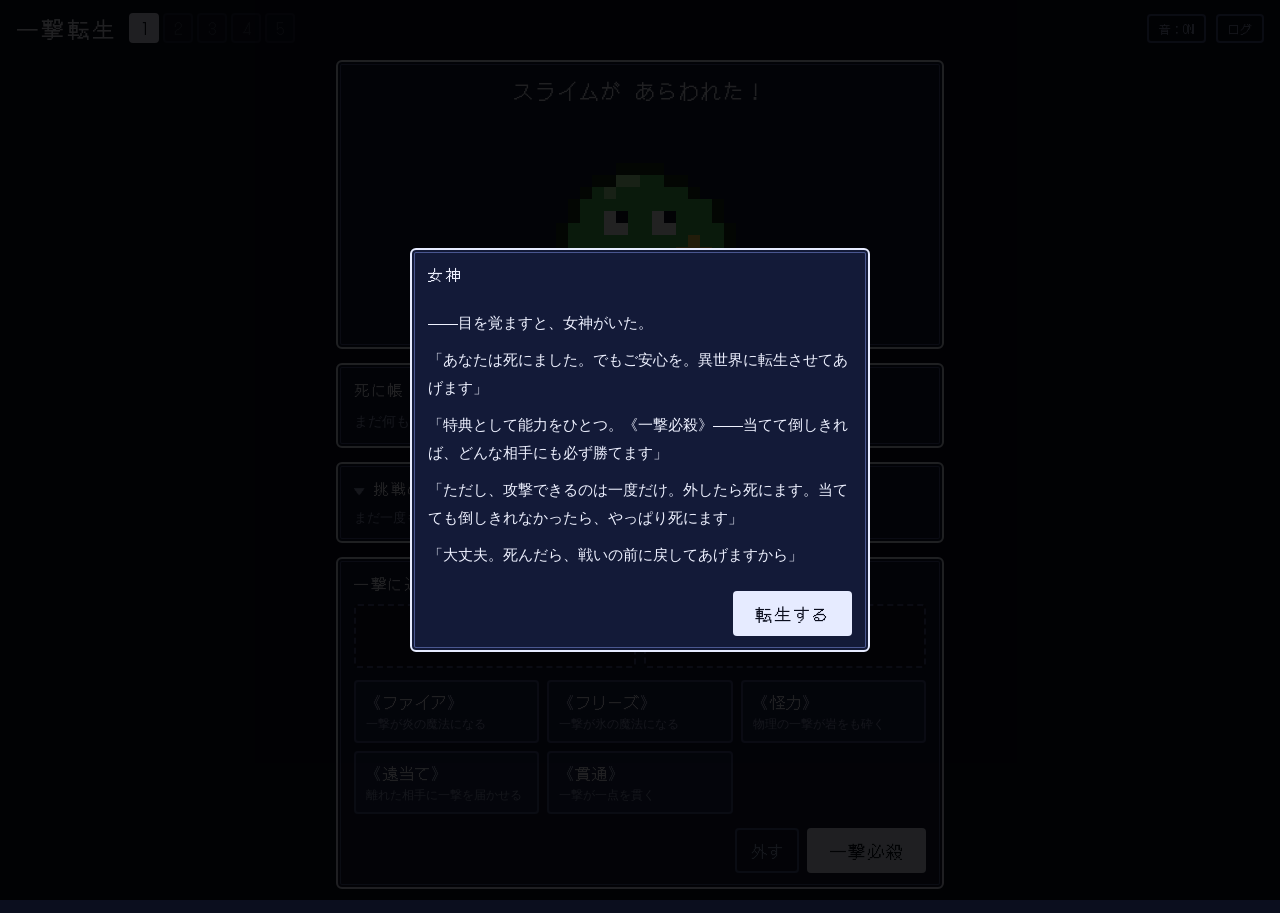
<file: isekai/index.html>
<!doctype html>
<html lang="ja">
<head>
<meta charset="utf-8">
<meta name="viewport" content="width=device-width, initial-scale=1">
<title>一撃転生</title>
<link rel="stylesheet" href="https://fonts.googleapis.com/css2?family=DotGothic16&family=Zen+Maru+Gothic:wght@500;700&display=swap">
<link rel="stylesheet" href="src/style.css">
</head>
<body>
<header>
  <h1>一撃転生</h1>
  <nav id="stage-nav" aria-label="敵"></nav>
  <div class="header-tools">
    <span id="death-count"></span>
    <button id="mute-btn" class="ghost small" type="button"></button>
    <button id="debug-btn" class="ghost small" type="button">ログ</button>
  </div>
</header>

<main>
  <section class="win" id="enemy-win">
    <div class="win-title" id="enemy-label"></div>
    <div class="enemy-body">
      <canvas id="enemy-canvas" width="256" height="256" aria-hidden="true"></canvas>
      <canvas id="fx-canvas" width="256" height="256" aria-hidden="true"></canvas>
      <div id="strike-line"></div>
    </div>
    <p id="enemy-intro"></p>
  </section>

  <section class="win" id="notes-win">
    <div class="win-title">死に帳 <span class="sub">死んで覚えたこと</span></div>
    <ul id="notes"></ul>
  </section>

  <section class="win" id="log-win">
    <details id="log-details" open>
      <summary class="win-title">挑戦の記録 <span class="sub" id="log-count"></span></summary>
      <ul id="logs"></ul>
    </details>
  </section>

  <section class="win" id="build-win">
    <div class="win-title">一撃に込める能力 <span class="sub">枠に触れると外す</span></div>
    <div id="slots"></div>
    <p id="deja" hidden></p>
    <div id="abilities"></div>
    <div class="actions">
      <button id="reset-btn" class="ghost" type="button">外す</button>
      <button id="attack-btn" type="button">一撃必殺</button>
    </div>
  </section>
</main>

<div id="debug" hidden>
  <div class="debug-head">
    <span>デバッグログ <span id="debug-count"></span></span>
    <span class="debug-tools">
      <button id="debug-copy" class="ghost small" type="button">コピー</button>
      <button id="debug-clear" class="ghost small" type="button">消去</button>
      <button id="debug-close" class="ghost small" type="button">閉じる</button>
    </span>
  </div>
  <textarea id="debug-text" readonly spellcheck="false" aria-label="デバッグログ"></textarea>
</div>

<div id="flash" hidden></div>

<div id="death" class="overlay" hidden>
  <div class="death-box">
    <div id="death-kind"></div>
    <p id="death-text"></p>
    <div id="death-title" hidden>死亡</div>
    <div id="death-after" hidden>
      <p id="death-clue"></p>
      <p id="goddess"></p>
      <button id="revive-btn" type="button">戦いの前に戻る</button>
    </div>
  </div>
</div>

<div id="victory" class="overlay" hidden>
  <div class="win victory-box">
    <div id="victory-title"></div>
    <p id="victory-text"></p>
    <div id="victory-reward"></div>
    <button id="next-btn" type="button"></button>
  </div>
</div>

<div id="prologue" class="overlay" hidden>
  <div class="win prologue-box">
    <div class="win-title">女神</div>
    <div id="prologue-text"></div>
    <button id="prologue-btn" type="button">転生する</button>
  </div>
</div>

<script src="src/logic.js"></script>
<script src="src/sprites.js"></script>
<script src="src/sound.js"></script>
<script src="src/main.js"></script>
</body>
</html>
</file>
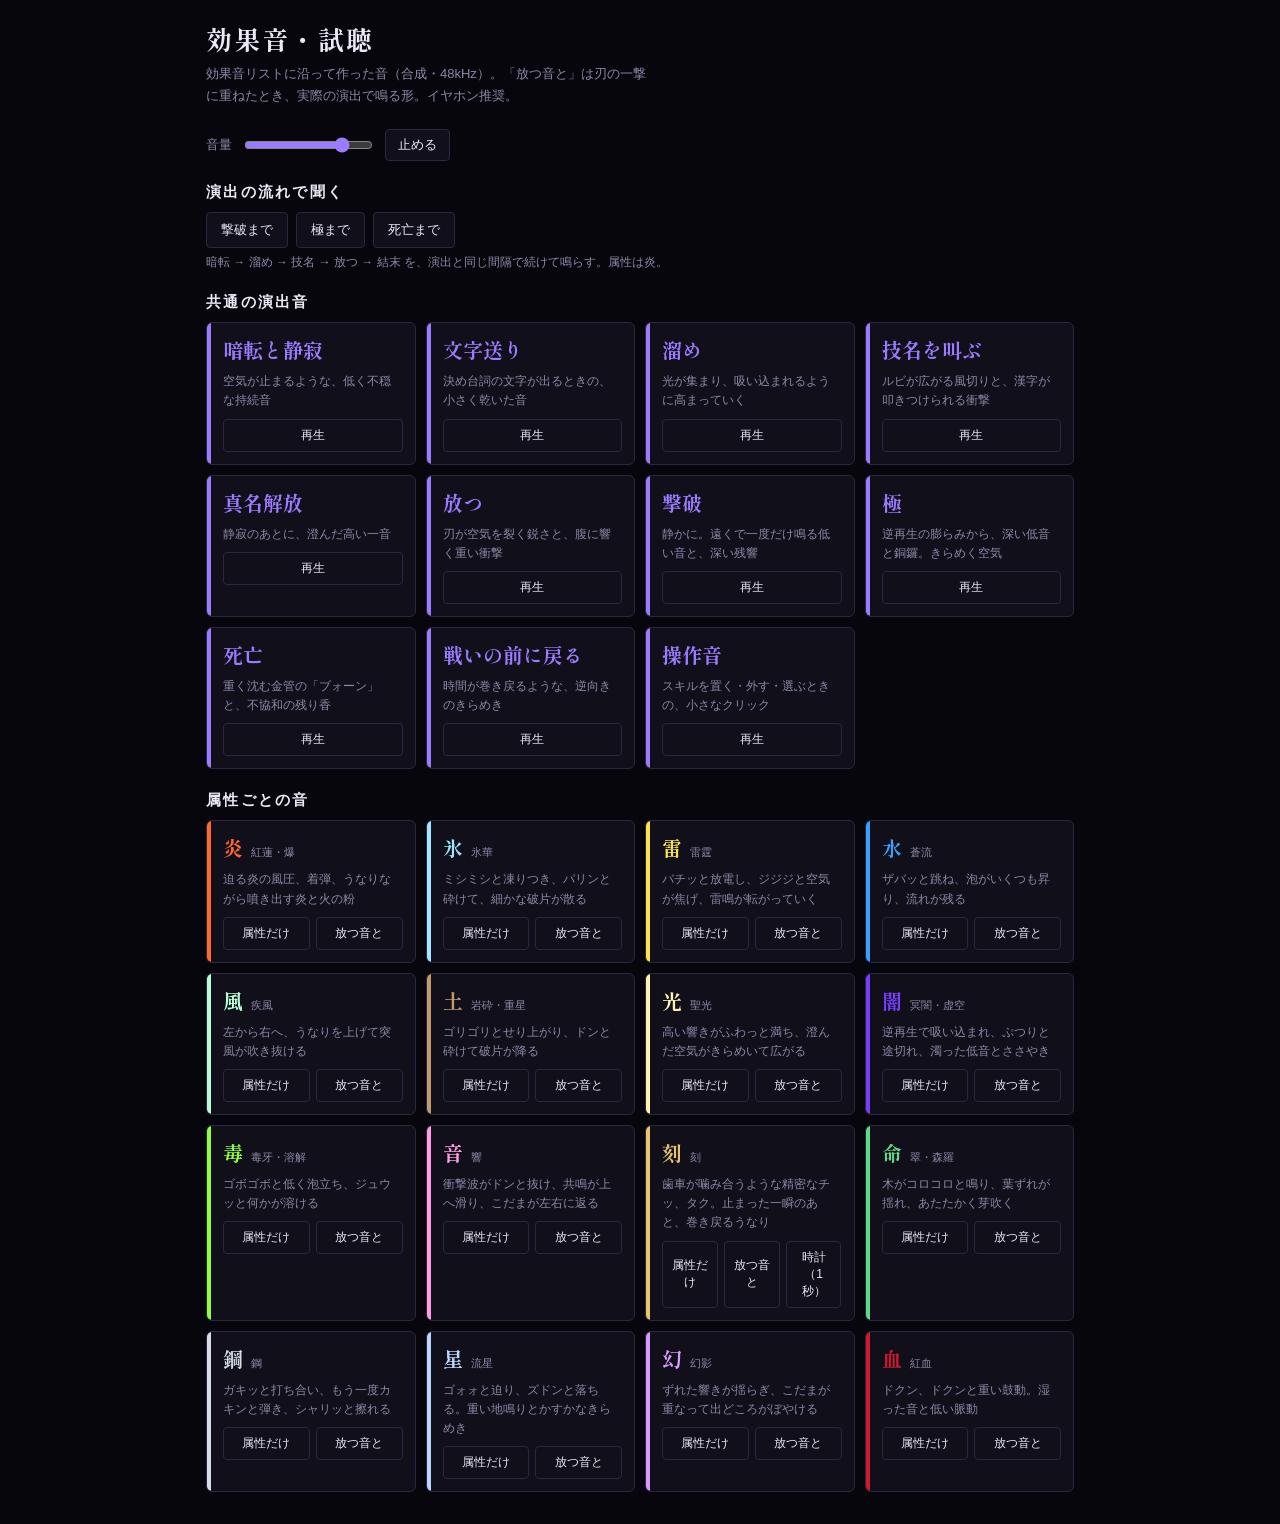
<file: fusion-demo/sfx.html>
<!doctype html>
<html lang="ja">
<head>
<meta charset="utf-8">
<meta name="viewport" content="width=device-width, initial-scale=1">
<title>効果音・試聴</title>
<link rel="stylesheet" href="https://fonts.googleapis.com/css2?family=Shippori+Mincho+B1:wght@800&family=Zen+Kaku+Gothic+New:wght@400;700&display=swap">
<style>
/* レイアウト：共通の演出音と属性の音を、場面の順に並べた試聴盤。カードは色の帯・名前・説明・再生ボタン */
:root {
  color-scheme: dark;
  --void: #07060c;
  --panel: #110f1a;
  --line: #2b2740;
  --text: #ece8f6;
  --muted: #8e88a8;
  --mincho: "Shippori Mincho B1", "Hiragino Mincho ProN", "Yu Mincho", serif;
  --gothic: "Zen Kaku Gothic New", "Hiragino Sans", "Yu Gothic", sans-serif;
}
* { box-sizing: border-box; }
body { margin: 0; background: var(--void); color: var(--text); font-family: var(--gothic); }
button { font: inherit; }
button:focus-visible { outline: 2px solid var(--text); outline-offset: 2px; }
main {
  max-width: 900px; margin: 0 auto; display: grid; gap: 22px;
  padding-block: 20px 32px; padding-left: max(16px, env(safe-area-inset-left, 0px)); padding-right: max(16px, env(safe-area-inset-right, 0px));
}
header { display: grid; gap: 6px; }
h1 { margin: 0; font-family: var(--mincho); font-weight: 800; font-size: 26px; letter-spacing: .08em; }
h2 { margin: 0 0 10px; font-size: 15px; letter-spacing: .15em; }
header p { margin: 0; color: var(--muted); font-size: 13px; line-height: 1.7; max-width: 62ch; }
.bar { display: flex; flex-wrap: wrap; gap: 10px; align-items: center; font-size: 13px; color: var(--muted); }
.bar input { accent-color: #9b7bff; }
.bar button { border: 1px solid var(--line); background: var(--panel); color: var(--text); border-radius: 4px; padding: 6px 12px; cursor: pointer; }
.grid { display: grid; grid-template-columns: repeat(auto-fill, minmax(200px, 1fr)); gap: 10px; }
.card {
  border: 1px solid var(--line); border-radius: 6px; background: var(--panel); padding: 12px 12px 12px 16px;
  display: grid; gap: 8px; align-content: start; position: relative; overflow: hidden; min-width: 0;
}
.card::before { content: ""; position: absolute; inset: 0 auto 0 0; width: 4px; background: var(--c); }
.card.playing { border-color: var(--c); }
.name { display: flex; align-items: baseline; gap: 8px; flex-wrap: wrap; }
.name b { font-family: var(--mincho); font-size: 20px; color: var(--c); }
.name span { font-size: 11px; color: var(--muted); }
.desc { font-size: 12px; color: var(--muted); line-height: 1.6; margin: 0; }
.btns { display: flex; gap: 6px; }
.btns button { flex: 1; min-width: 0; border: 1px solid var(--line); background: transparent; color: var(--text); border-radius: 4px; padding: 7px 6px; cursor: pointer; font-size: 12px; }
.btns button:hover { border-color: var(--c); }
.flow { display: flex; gap: 8px; flex-wrap: wrap; }
.flow button { border: 1px solid var(--line); background: var(--panel); color: var(--text); border-radius: 4px; padding: 8px 14px; cursor: pointer; font-size: 13px; }
.note { font-size: 12px; color: var(--muted); margin: 6px 0 0; }
</style>
</head>
<body>
<main>
  <header>
    <h1>効果音・試聴</h1>
    <p>効果音リストに沿って作った音（合成・48kHz）。「放つ音と」は刃の一撃に重ねたとき、実際の演出で鳴る形。イヤホン推奨。</p>
  </header>
  <div class="bar">
    <label for="vol">音量</label><input id="vol" type="range" min="0" max="1" step="0.05" value="0.8">
    <button id="stop" type="button">止める</button>
  </div>

  <section>
    <h2>演出の流れで聞く</h2>
    <div class="flow" id="flows"></div>
    <p class="note">暗転 → 溜め → 技名 → 放つ → 結末 を、演出と同じ間隔で続けて鳴らす。属性は炎。</p>
  </section>

  <section>
    <h2>共通の演出音</h2>
    <div class="grid" id="common"></div>
  </section>

  <section>
    <h2>属性ごとの音</h2>
    <div class="grid" id="elements"></div>
  </section>
</main>

<script>
const COMMON = [
  ['drone', '暗転と静寂', '空気が止まるような、低く不穏な持続音'],
  ['tick', '文字送り', '決め台詞の文字が出るときの、小さく乾いた音'],
  ['charge', '溜め', '光が集まり、吸い込まれるように高まっていく'],
  ['name', '技名を叫ぶ', 'ルビが広がる風切りと、漢字が叩きつけられる衝撃'],
  ['true_name', '真名解放', '静寂のあとに、澄んだ高い一音'],
  ['strike', '放つ', '刃が空気を裂く鋭さと、腹に響く重い衝撃'],
  ['win', '撃破', '静かに。遠くで一度だけ鳴る低い音と、深い残響'],
  ['perfect', '極', '逆再生の膨らみから、深い低音と銅鑼。きらめく空気'],
  ['death', '死亡', '重く沈む金管の「ブォーン」と、不協和の残り香'],
  ['rewind', '戦いの前に戻る', '時間が巻き戻るような、逆向きのきらめき'],
  ['click', '操作音', 'スキルを置く・外す・選ぶときの、小さなクリック'],
];
const ELEMENTS = [
  ['fire', '炎', '紅蓮・爆', '#ff6a2b', '迫る炎の風圧、着弾、うなりながら噴き出す炎と火の粉'],
  ['ice', '氷', '氷華', '#9fe8ff', 'ミシミシと凍りつき、パリンと砕けて、細かな破片が散る'],
  ['thunder', '雷', '雷霆', '#ffe14a', 'バチッと放電し、ジジジと空気が焦げ、雷鳴が転がっていく'],
  ['water', '水', '蒼流', '#3aa0ff', 'ザバッと跳ね、泡がいくつも昇り、流れが残る'],
  ['wind', '風', '疾風', '#b8ffd8', '左から右へ、うなりを上げて突風が吹き抜ける'],
  ['earth', '土', '岩砕・重星', '#c29a6b', 'ゴリゴリとせり上がり、ドンと砕けて破片が降る'],
  ['light', '光', '聖光', '#fff3b0', '高い響きがふわっと満ち、澄んだ空気がきらめいて広がる'],
  ['dark', '闇', '冥闇・虚空', '#7a3cff', '逆再生で吸い込まれ、ぷつりと途切れ、濁った低音とささやき'],
  ['poison', '毒', '毒牙・溶解', '#8cff3a', 'ゴボゴボと低く泡立ち、ジュウッと何かが溶ける'],
  ['sound', '音', '響', '#ff9ce6', '衝撃波がドンと抜け、共鳴が上へ滑り、こだまが左右に返る'],
  ['time', '刻', '刻', '#e9c46a', '歯車が噛み合うような精密なチッ、タク。止まった一瞬のあと、巻き戻るうなり'],
  ['life', '命', '翠・森羅', '#5fd98a', '木がコロコロと鳴り、葉ずれが揺れ、あたたかく芽吹く'],
  ['steel', '鋼', '鋼', '#d6dde8', 'ガキッと打ち合い、もう一度カキンと弾き、シャリッと擦れる'],
  ['star', '星', '流星', '#bcd7ff', 'ゴォォと迫り、ズドンと落ちる。重い地鳴りとかすかなきらめき'],
  ['illusion', '幻', '幻影', '#d79bff', 'ずれた響きが揺らぎ、こだまが重なって出どころがぼやける'],
  ['blood', '血', '紅血', '#d0182f', 'ドクン、ドクンと重い鼓動。湿った音と低い脈動'],
];

const $ = (id) => document.getElementById(id);
let playing = [];
const timers = [];
function play(path) {
  const a = new Audio(path);
  a.volume = Number($('vol').value);
  a.play().catch(() => { /* 再生できない環境では何もしない */ });
  playing.push(a);
  a.onended = () => { playing = playing.filter((x) => x !== a); };
  return a;
}
function stopAll() {
  playing.forEach((a) => a.pause());
  playing = [];
  timers.splice(0).forEach(clearTimeout);
  document.querySelectorAll('.card.playing').forEach((c) => c.classList.remove('playing'));
}
function flash(card, ms) {
  card.classList.add('playing');
  setTimeout(() => card.classList.remove('playing'), ms);
}
function card(color, title, sub, desc, buttons) {
  const el = document.createElement('div');
  el.className = 'card';
  el.style.setProperty('--c', color);
  el.innerHTML = `<div class="name"><b>${title}</b>${sub ? `<span>${sub}</span>` : ''}</div><p class="desc">${desc}</p><div class="btns"></div>`;
  for (const [label, fn] of buttons) {
    const b = document.createElement('button');
    b.type = 'button';
    b.textContent = label;
    b.onclick = () => { fn(); flash(el, 2500); };
    el.querySelector('.btns').appendChild(b);
  }
  return el;
}

COMMON.forEach(([key, title, desc]) => {
  $('common').appendChild(card('#9b7bff', title, '', desc, [['再生', () => play(`audio/common/${key}.mp3`)]]));
});
ELEMENTS.forEach(([key, title, members, color, desc]) => {
  $('elements').appendChild(card(color, title, members, desc, [
    ['属性だけ', () => play(`audio/element/${key}.mp3`)],
    ['放つ音と', () => { play('audio/common/strike.mp3'); play(`audio/element/${key}.mp3`); }],
    // 刻だけ：時計の音を単体で（1秒ごとに Tick / Tack、10秒）
    ...(key === 'time' ? [['時計（1秒）', () => play('audio/clock_loop.mp3')]] : []),
  ]));
});

// 演出の流れで続けて鳴らす（間隔は演出デモに合わせた目安）
const FLOWS = [
  ['撃破まで', 'win'],
  ['極まで', 'perfect'],
  ['死亡まで', 'death'],
];
FLOWS.forEach(([label, ending]) => {
  const b = document.createElement('button');
  b.type = 'button';
  b.textContent = label;
  b.onclick = () => {
    stopAll();
    const seq = [[0, 'common/drone'], [1400, 'common/charge'], [2700, 'common/name']];
    let at = 4300;
    if (ending === 'perfect') { seq.push([at, 'common/true_name']); at += 2400; }
    seq.push([at, 'common/strike'], [at, 'element/fire'], [at + (ending === 'death' ? 1400 : 600), `common/${ending}`]);
    if (ending === 'death') seq.push([at + 4200, 'common/rewind']);
    seq.forEach(([ms, p]) => timers.push(setTimeout(() => play(`audio/${p}.mp3`), ms)));
  };
  $('flows').appendChild(b);
});
$('stop').onclick = stopAll;
$('vol').oninput = (e) => playing.forEach((a) => { a.volume = Number(e.target.value); });
</script>
</body>
</html>
</file>
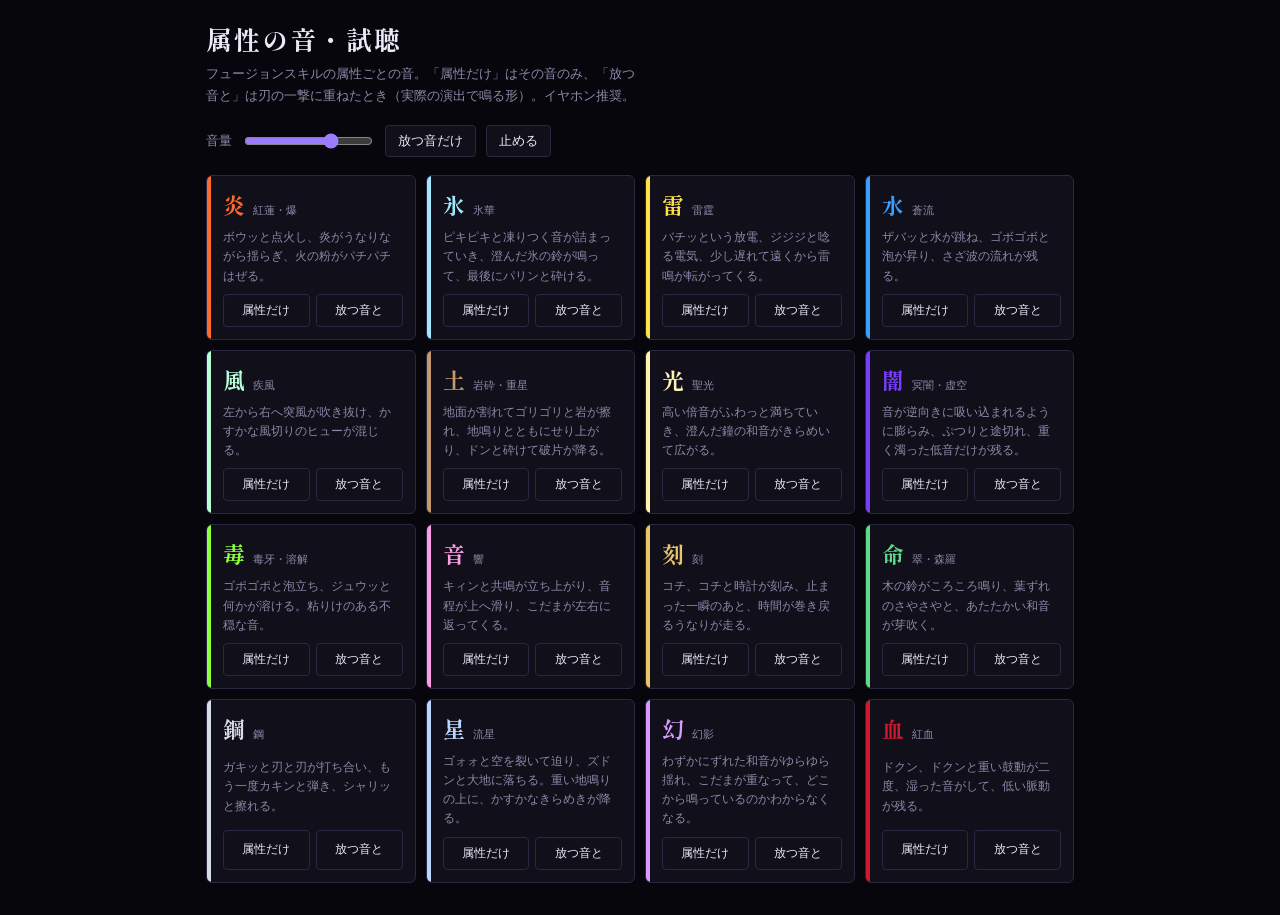
<file: fusion-demo/sounds.html>
<!doctype html>
<html lang="ja">
<head>
<meta charset="utf-8">
<meta name="viewport" content="width=device-width, initial-scale=1">
<title>属性の音・試聴</title>
<link rel="stylesheet" href="https://fonts.googleapis.com/css2?family=Shippori+Mincho+B1:wght@800&family=Zen+Kaku+Gothic+New:wght@400;700&display=swap">
<style>
/* レイアウト：属性ごとのカードを並べた試聴盤。カードは色の帯・名前・音の説明・2つの再生ボタン */
:root {
  color-scheme: dark;
  --void: #07060c;
  --panel: #110f1a;
  --line: #2b2740;
  --text: #ece8f6;
  --muted: #8e88a8;
  --mincho: "Shippori Mincho B1", "Hiragino Mincho ProN", "Yu Mincho", serif;
  --gothic: "Zen Kaku Gothic New", "Hiragino Sans", "Yu Gothic", sans-serif;
}
* { box-sizing: border-box; }
body { margin: 0; background: var(--void); color: var(--text); font-family: var(--gothic); }
button { font: inherit; }
button:focus-visible { outline: 2px solid var(--text); outline-offset: 2px; }
main {
  max-width: 900px; margin: 0 auto; display: grid; gap: 18px;
  padding-block: 20px 32px; padding-left: max(16px, env(safe-area-inset-left, 0px)); padding-right: max(16px, env(safe-area-inset-right, 0px));
}
header { display: grid; gap: 6px; }
h1 { margin: 0; font-family: var(--mincho); font-weight: 800; font-size: 26px; letter-spacing: .08em; }
header p { margin: 0; color: var(--muted); font-size: 13px; line-height: 1.7; max-width: 60ch; }
.bar { display: flex; flex-wrap: wrap; gap: 10px; align-items: center; font-size: 13px; color: var(--muted); }
.bar input { accent-color: #9b7bff; }
.bar button { border: 1px solid var(--line); background: var(--panel); color: var(--text); border-radius: 4px; padding: 6px 12px; cursor: pointer; }
#grid { display: grid; grid-template-columns: repeat(auto-fill, minmax(200px, 1fr)); gap: 10px; }
.card {
  border: 1px solid var(--line); border-radius: 6px; background: var(--panel); padding: 12px 12px 12px 16px; display: grid; gap: 8px; position: relative; overflow: hidden; min-width: 0;
}
.card::before { content: ""; position: absolute; inset: 0 auto 0 0; width: 4px; background: var(--c); }
.card.playing { border-color: var(--c); box-shadow: 0 0 18px color-mix(in srgb, var(--c) 40%, transparent); }
.name { display: flex; align-items: baseline; gap: 8px; }
.name b { font-family: var(--mincho); font-size: 22px; color: var(--c); }
.name span { font-size: 11px; color: var(--muted); }
.desc { font-size: 12px; color: var(--muted); line-height: 1.6; margin: 0; }
.btns { display: flex; gap: 6px; flex-wrap: wrap; }
.btns button { flex: 1; min-width: 0; border: 1px solid var(--line); background: transparent; color: var(--text); border-radius: 4px; padding: 7px 6px; cursor: pointer; font-size: 12px; }
.btns button:hover { border-color: var(--c); }
@media (prefers-reduced-motion: reduce) { * { transition: none !important; } }
</style>
</head>
<body>
<main>
  <header>
    <h1>属性の音・試聴</h1>
    <p>フュージョンスキルの属性ごとの音。「属性だけ」はその音のみ、「放つ音と」は刃の一撃に重ねたとき（実際の演出で鳴る形）。イヤホン推奨。</p>
  </header>
  <div class="bar">
    <label for="vol">音量</label><input id="vol" type="range" min="0" max="1" step="0.05" value="0.7">
    <button id="strike-only" type="button">放つ音だけ</button>
    <button id="stop" type="button">止める</button>
  </div>
  <div id="grid"></div>
</main>

<script>
// ── 音の部品（Web Audio で合成） ──
let ctx = null, master = null, verb = null, bus = null;
function ensure() {
  if (!ctx) {
    ctx = new (window.AudioContext || window.webkitAudioContext)();
    bus = ctx.createGain();
    master = ctx.createGain(); master.gain.value = Number(document.getElementById('vol').value);
    const comp = ctx.createDynamicsCompressor(); comp.threshold.value = -16; comp.ratio.value = 4;
    bus.connect(master); master.connect(comp); comp.connect(ctx.destination);
    // 長い残響（減衰するノイズをインパルスにする）
    const len = ctx.sampleRate * 3.4, ir = ctx.createBuffer(2, len, ctx.sampleRate);
    for (let ch = 0; ch < 2; ch++) { const d = ir.getChannelData(ch); for (let i = 0; i < len; i++) d[i] = (Math.random() * 2 - 1) * Math.pow(1 - i / len, 2.8); }
    verb = ctx.createConvolver(); verb.buffer = ir;
    const wet = ctx.createGain(); wet.gain.value = 0.5; verb.connect(wet); wet.connect(bus);
  }
  if (ctx.state === 'suspended') ctx.resume();
  return ctx;
}
// 出口：そのまま＋残響へ。pan で左右に振る
function out(node, send = 0.4, pan = 0) {
  let n = node;
  if (pan) { const p = ctx.createStereoPanner(); p.pan.value = pan; node.connect(p); n = p; }
  n.connect(bus);
  if (send) { const g = ctx.createGain(); g.gain.value = send; n.connect(g); g.connect(verb); }
}
function env(t, a, peak, d, hold = 0) {
  const g = ctx.createGain();
  g.gain.setValueAtTime(0.0001, t); g.gain.exponentialRampToValueAtTime(peak, t + a);
  if (hold) g.gain.setValueAtTime(peak, t + a + hold);
  g.gain.exponentialRampToValueAtTime(0.0001, t + a + hold + d);
  return g;
}
function tone(type, f, t, a, peak, d, f2, send = 0.3, pan = 0) {
  const o = ctx.createOscillator(), g = env(t, a, peak, d);
  o.type = type; o.frequency.setValueAtTime(f, t);
  if (f2) o.frequency.exponentialRampToValueAtTime(f2, t + a + d);
  o.connect(g); out(g, send, pan); o.start(t); o.stop(t + a + d + 0.05);
  o.env = g; // 音量の山を付けた後の音（こだまなどに分けるとき用）
  return o;
}
let noiseBuf = null;
function noiseSrc() {
  if (!noiseBuf) {
    noiseBuf = ctx.createBuffer(1, ctx.sampleRate * 4, ctx.sampleRate);
    const d = noiseBuf.getChannelData(0); for (let i = 0; i < d.length; i++) d[i] = Math.random() * 2 - 1;
  }
  const s = ctx.createBufferSource(); s.buffer = noiseBuf; s.loop = true; return s;
}
// フィルターを通したノイズ。a=立ち上がり、d=減衰、f0→f1 へ周波数を動かす
function noise(t, a, peak, d, type, f0, f1, q = 1, send = 0.3, pan = 0) {
  const s = noiseSrc(), f = ctx.createBiquadFilter(), g = env(t, a, peak, d);
  f.type = type; f.Q.value = q; f.frequency.setValueAtTime(f0, t); f.frequency.exponentialRampToValueAtTime(f1, t + a + d);
  s.connect(f); f.connect(g); out(g, send, pan); s.start(t); s.stop(t + a + d + 0.05);
  return f;
}
// 金属・ガラスの響き：倍音が整数倍にならない正弦波の束
function metal(t, base, ratios, d, peak, send = 0.6, pan = 0) {
  ratios.forEach((r, i) => [-3, 3].forEach((det) => {
    const o = ctx.createOscillator(), dd = d * (1 - i * 0.07), g = env(t, 0.003, peak / (i + 1), dd);
    o.frequency.value = base * r; o.detune.value = det; o.connect(g); out(g, send, pan); o.start(t); o.stop(t + dd + 0.05);
  }));
}
// 歪ませた低音
function boom(t, f0, f1, d, peak) {
  const o = ctx.createOscillator(), sh = ctx.createWaveShaper(), g = env(t, 0.004, peak, d);
  const c = new Float32Array(256); for (let i = 0; i < 256; i++) c[i] = Math.tanh((i / 128 - 1) * 3); sh.curve = c;
  o.frequency.setValueAtTime(f0, t); o.frequency.exponentialRampToValueAtTime(f1, t + d);
  o.connect(sh); sh.connect(g); out(g, 0.2); o.start(t); o.stop(t + d + 0.05);
}
// 細かく弾ける音を散らす
function crackle(t, span, n, f, peak, pan = 0.6) {
  for (let i = 0; i < n; i++) noise(t + Math.random() * span, 0.001, peak * (0.3 + Math.random() * 0.7), 0.015 + Math.random() * 0.03, 'bandpass', f, f * 0.8, 2, 0.2, (Math.random() * 2 - 1) * pan);
}
// 打ち合う金属：一瞬の打撃を、高さをずらした細い共鳴に通す（鐘のように長くは鳴らない）
function clank(t, freqs, d, peak, pan = -0.1) {
  const src = noiseSrc(), hit = env(t, 0.001, 1, 0.02);
  src.connect(hit); src.start(t); src.stop(t + 0.03);
  freqs.forEach((f, i) => {
    const bp = ctx.createBiquadFilter(), g = env(t, 0.001, peak * 40 / (i + 1), d * (1 - i * 0.1));
    bp.type = 'bandpass'; bp.frequency.value = f; bp.Q.value = 35;
    hit.connect(bp); bp.connect(g); out(g, 0.35, pan + i * 0.05);
  });
}

// 重い塊が落ちる「ドスッ」：音程のない低い衝撃を数回だけ
function thuds(t, span, n, peak) {
  for (let i = 0; i < n; i++) {
    const tt = t + (i / n) * span + Math.random() * (span / n);
    noise(tt, 0.002, peak * (0.6 + Math.random() * 0.4), 0.18, 'lowpass', 350, 90, 0.8, 0.3, Math.random() * 1.2 - 0.6);
  }
}
// 途切れずに続く「ゴリゴリ」：ノイズを不規則に揺らして擦れ合いにする
function grind(t, d, peak, fEnd = 500) {
  const s0 = noiseSrc(), f = ctx.createBiquadFilter(), g = ctx.createGain(), am = ctx.createGain();
  f.type = 'bandpass'; f.Q.value = 1.5; f.frequency.setValueAtTime(220, t); f.frequency.exponentialRampToValueAtTime(fEnd, t + d);
  g.gain.setValueAtTime(0.0001, t); g.gain.exponentialRampToValueAtTime(peak, t + d); g.gain.exponentialRampToValueAtTime(0.0001, t + d + 0.1);
  am.gain.value = 0.5;
  [11, 17.3].forEach((r) => { const l = ctx.createOscillator(), lg = ctx.createGain(); l.type = 'triangle'; l.frequency.value = r; lg.gain.value = 0.25; l.connect(lg); lg.connect(am.gain); l.start(t); l.stop(t + d + 0.15); });
  s0.connect(f); f.connect(am); am.connect(g); out(g, 0.2); s0.start(t); s0.stop(t + d + 0.15);
}

// こだま（遅延の繰り返し）
function echo(node, time, fb, send = 0.4) {
  const d = ctx.createDelay(2), g = ctx.createGain(); d.delayTime.value = time; g.gain.value = fb;
  node.connect(d); d.connect(g); g.connect(d); out(d, send);
}

// 低い金管：ずらした鋸波を、開いてすぐ閉じるローパスに通す
function brass(t, freqs, a, d, peak, open = 900, send = 0.5) {
  const f = ctx.createBiquadFilter(), g = env(t, a, peak, d);
  f.type = 'lowpass'; f.Q.value = 0.7;
  f.frequency.setValueAtTime(120, t); f.frequency.exponentialRampToValueAtTime(open, t + a); f.frequency.exponentialRampToValueAtTime(90, t + a + d);
  f.connect(g); out(g, send);
  for (const fr of freqs) for (const det of [-8, 0, 8]) {
    const o = ctx.createOscillator(); o.type = 'sawtooth'; o.frequency.value = fr; o.detune.value = det;
    o.connect(f); o.start(t); o.stop(t + a + d + 0.05);
  }
}

// ── 刃の一撃（演出の「放つ瞬間」） ──
//   鋭さ（乾いた打撃・空気を裂く音）の下に、重さ（深い低音・低い金管・胴鳴り・地鳴り）を敷く
function strike(t) {
  // 鋭さ
  noise(t, 0.001, 0.9, 0.012, 'highpass', 6000, 9000);
  noise(t, 0.002, 0.9, 0.14, 'bandpass', 9000, 1800, 1.2);
  // 重さ
  boom(t, 52, 24, 2.8, 0.62);
  brass(t, [36.7, 55, 73.4], 0.015, 1.6, 0.16, 1100, 0.6);
  noise(t, 0.003, 0.6, 1.1, 'lowpass', 500, 60, 0.7, 0.3);
  noise(t + 0.05, 0.3, 0.35, 2.6, 'lowpass', 140, 50, 0.7, 0.8);
}

// ── 属性ごとの音 ──
const ELEMENTS = [
  {
    key: 'fire', name: '炎', col: '#ff6a2b', members: '紅蓮・爆',
    desc: 'ボウッと点火し、炎がうなりながら揺らぎ、火の粉がパチパチはぜる。',
    play(t) {
      noise(t, 0.12, 0.7, 0.5, 'lowpass', 200, 1400, 0.7, 0.3);            // 点火のボウッ
      const f = noise(t + 0.08, 0.3, 0.45, 1.6, 'bandpass', 500, 260, 0.8, 0.4); // うなり
      const l = ctx.createOscillator(), lg = ctx.createGain(); l.frequency.value = 7; lg.gain.value = 180;
      l.connect(lg); lg.connect(f.frequency); l.start(t); l.stop(t + 2.2);       // 揺らぎ
      crackle(t + 0.15, 1.6, 40, 3200, 0.35);
      tone('sine', 55, t, 0.05, 0.35, 1.2, 40, 0.1);
    },
  },
  {
    key: 'ice', name: '氷', col: '#9fe8ff', members: '氷華',
    desc: 'ピキピキと凍りつく音が詰まっていき、澄んだ氷の鈴が鳴って、最後にパリンと砕ける。',
    play(t) {
      for (let i = 0; i < 16; i++) { const tt = t + Math.pow(i / 16, 0.6) * 0.7; tone('sine', 4200 + Math.random() * 3500, tt, 0.001, 0.05, 0.05, 0, 0.5, Math.random() - 0.5); }
      metal(t + 0.5, 1046, [2, 2.52, 3.17, 4.11, 5.03], 2.2, 0.08, 0.9, -0.2);
      metal(t + 0.62, 1318, [2, 2.52, 3.17, 4.11], 2.0, 0.06, 0.9, 0.2);
      noise(t + 0.85, 0.002, 0.7, 0.25, 'highpass', 3000, 7000, 0.8, 0.5);
      for (let i = 0; i < 14; i++) tone('sine', 3000 + Math.random() * 4000, t + 0.88 + Math.random() * 0.5, 0.002, 0.04, 0.3, 0, 0.6, Math.random() * 2 - 1);
    },
  },
  {
    key: 'thunder', name: '雷', col: '#ffe14a', members: '雷霆',
    desc: 'バチッという放電、ジジジと唸る電気、少し遅れて遠くから雷鳴が転がってくる。',
    play(t) {
      noise(t, 0.001, 1.0, 0.03, 'highpass', 2000, 4000);
      const o = ctx.createOscillator(), f = ctx.createBiquadFilter(), g = env(t, 0.005, 0.12, 0.5, 0.1);
      o.type = 'sawtooth'; o.frequency.value = 60; f.type = 'bandpass'; f.frequency.value = 1800; f.Q.value = 3;
      const am = ctx.createOscillator(), ag = ctx.createGain(); am.type = 'square'; am.frequency.value = 23; ag.gain.value = 0.08;
      am.connect(ag); ag.connect(g.gain); o.connect(f); f.connect(g); out(g, 0.2);
      o.start(t); o.stop(t + 0.7); am.start(t); am.stop(t + 0.7);
      const r = noise(t + 0.35, 0.5, 0.55, 2.6, 'lowpass', 300, 70, 0.7, 0.5);
      const l = ctx.createOscillator(), lg = ctx.createGain(); l.frequency.value = 3; lg.gain.value = 120;
      l.connect(lg); lg.connect(r.frequency); l.start(t); l.stop(t + 3.6);
    },
  },
  {
    key: 'water', name: '水', col: '#3aa0ff', members: '蒼流',
    desc: 'ザバッと水が跳ね、ゴボゴボと泡が昇り、さざ波の流れが残る。',
    play(t) {
      noise(t, 0.01, 1.4, 0.45, 'bandpass', 2500, 400, 0.9, 0.4);
      for (let i = 0; i < 18; i++) { const f = 300 + Math.random() * 700; tone('sine', f, t + 0.15 + Math.random() * 1.1, 0.004, 0.12, 0.06, f * 2.2, 0.4, Math.random() * 1.4 - 0.7); }
      const w = noise(t + 0.2, 0.4, 0.25, 1.6, 'lowpass', 900, 500, 1, 0.5);
      const l = ctx.createOscillator(), lg = ctx.createGain(); l.frequency.value = 1.5; lg.gain.value = 300;
      l.connect(lg); lg.connect(w.frequency); l.start(t); l.stop(t + 2.3);
    },
  },
  {
    key: 'wind', name: '風', col: '#b8ffd8', members: '疾風',
    desc: '左から右へ突風が吹き抜け、かすかな風切りのヒューが混じる。',
    play(t) {
      const s = noiseSrc(), f = ctx.createBiquadFilter(), g = env(t, 0.25, 2.2, 1.2), p = ctx.createStereoPanner();
      f.type = 'bandpass'; f.Q.value = 3; f.frequency.setValueAtTime(400, t); f.frequency.exponentialRampToValueAtTime(2400, t + 0.5); f.frequency.exponentialRampToValueAtTime(600, t + 1.45);
      p.pan.setValueAtTime(-0.9, t); p.pan.linearRampToValueAtTime(0.9, t + 1.4);
      s.connect(f); f.connect(g); g.connect(p); out(p, 0.4); s.start(t); s.stop(t + 1.5);
      // 風切り：細く絞ったノイズの「ヒュー」を、突風に少しだけ混ぜる
      noise(t + 0.25, 0.35, 0.5, 1.0, 'bandpass', 1500, 1000, 14, 0.5, 0.4);
    },
  },
  {
    key: 'earth', name: '土', col: '#c29a6b', members: '岩砕・重星',
    desc: '地面が割れてゴリゴリと岩が擦れ、地鳴りとともにせり上がり、ドンと砕けて破片が降る。',
    play(t) {
      const up = 0.9; // せり上がりきるまで
      // 岩が擦れる音：途切れずにゴリゴリと強まる
      grind(t, up, 1.6);
      // 地鳴り：低いノイズが明るく、大きくなっていく
      const s0 = noiseSrc(), f0 = ctx.createBiquadFilter(), g0 = ctx.createGain();
      f0.type = 'lowpass'; f0.Q.value = 1; f0.frequency.setValueAtTime(70, t); f0.frequency.exponentialRampToValueAtTime(380, t + up);
      g0.gain.setValueAtTime(0.0001, t); g0.gain.exponentialRampToValueAtTime(2.2, t + up); g0.gain.exponentialRampToValueAtTime(0.0001, t + up + 0.15);
      s0.connect(f0); f0.connect(g0); out(g0, 0.2); s0.start(t); s0.stop(t + up + 0.2);
      // 唸り：音程ごとじわじわ上がる低音
      const o = ctx.createOscillator(), sh = ctx.createWaveShaper(), og = ctx.createGain(), lp = ctx.createBiquadFilter();
      const c = new Float32Array(256); for (let i = 0; i < 256; i++) c[i] = Math.tanh((i / 128 - 1) * 4); sh.curve = c;
      o.type = 'sawtooth'; o.frequency.setValueAtTime(28, t); o.frequency.exponentialRampToValueAtTime(46, t + up);
      lp.type = 'lowpass'; lp.frequency.value = 160;
      og.gain.setValueAtTime(0.0001, t); og.gain.exponentialRampToValueAtTime(0.4, t + up); og.gain.exponentialRampToValueAtTime(0.0001, t + up + 0.1);
      o.connect(sh); sh.connect(lp); lp.connect(og); out(og, 0.2); o.start(t); o.stop(t + up + 0.15);
      // 噴き出し：音程のない、砕ける衝撃
      const hit = t + up;
      noise(hit, 0.002, 1.8, 0.35, 'bandpass', 700, 250, 0.8, 0.3);
      noise(hit, 0.003, 1.8, 0.9, 'lowpass', 400, 50, 0.7, 0.4);
      // 破片が降る
      thuds(hit + 0.25, 1.0, 4, 0.9);
      noise(hit + 0.1, 0.3, 0.3, 1.8, 'lowpass', 160, 50, 0.7, 0.7);
    },
  },
  {
    key: 'light', name: '光', col: '#fff3b0', members: '聖光',
    desc: '高い倍音がふわっと満ちていき、澄んだ鐘の和音がきらめいて広がる。',
    play(t) {
      [1047, 1319, 1568, 2093, 2637].forEach((f, i) => tone('sine', f, t + i * 0.07, 0.35, 0.05, 1.8, 0, 0.9, (i - 2) * 0.3));
      metal(t + 0.4, 523, [2, 3, 4.2, 5.4, 6.8], 3, 0.06, 1);
      noise(t, 0.6, 0.08, 1.4, 'highpass', 6000, 9000, 0.7, 1);
    },
  },
  {
    key: 'dark', name: '闇', col: '#7a3cff', members: '冥闇・虚空',
    desc: '音が逆向きに吸い込まれるように膨らみ、ぷつりと途切れ、重く濁った低音だけが残る。',
    play(t) {
      const s = noiseSrc(), f = ctx.createBiquadFilter(), g = ctx.createGain();
      f.type = 'lowpass'; f.frequency.setValueAtTime(300, t); f.frequency.exponentialRampToValueAtTime(4000, t + 0.6);
      g.gain.setValueAtTime(0.0001, t); g.gain.exponentialRampToValueAtTime(0.6, t + 0.6); g.gain.setValueAtTime(0.0001, t + 0.61);
      s.connect(f); f.connect(g); out(g, 0.1); s.start(t); s.stop(t + 0.65);           // 逆再生のような吸い込み
      tone('sine', 36, t + 0.6, 0.02, 0.6, 2.4, 28, 0.2);
      [55, 58.3, 77.8].forEach((fr) => tone('sawtooth', fr, t + 0.6, 0.05, 0.035, 2.2, 0, 0.6));
      noise(t + 0.7, 0.4, 0.06, 1.5, 'bandpass', 700, 500, 6, 0.8);                  // かすかなささやき
    },
  },
  {
    key: 'poison', name: '毒', col: '#8cff3a', members: '毒牙・溶解',
    desc: 'ゴポゴポと泡立ち、ジュウッと何かが溶ける。粘りけのある不穏な音。',
    play(t) {
      for (let i = 0; i < 22; i++) { const f = 120 + Math.random() * 260; tone('sine', f, t + Math.random() * 1.4, 0.004, 0.18, 0.09, f * 1.8, 0.2, Math.random() - 0.5); }
      noise(t + 0.2, 0.15, 0.3, 1.2, 'highpass', 3000, 6500, 0.7, 0.4);
      tone('sawtooth', 73, t, 0.3, 0.03, 1.6, 69, 0.4);
    },
  },
  {
    key: 'sound', name: '音', col: '#ff9ce6', members: '響',
    desc: 'キィンと共鳴が立ち上がり、音程が上へ滑り、こだまが左右に返ってくる。',
    play(t) {
      const a = tone('sine', 440, t, 0.01, 0.3, 1.2, 1760, 0.3);
      const b = tone('sine', 660, t + 0.06, 0.01, 0.2, 1.2, 2640, 0.3);
      const g = ctx.createGain(); g.gain.value = 0.5; a.env.connect(g); b.env.connect(g); echo(g, 0.18, 0.45, 0.4);
      metal(t, 880, [1, 2.01, 3.02], 1.6, 0.05, 0.6);
    },
  },
  {
    key: 'time', name: '刻', col: '#e9c46a', members: '刻',
    desc: 'コチ、コチと時計が刻み、止まった一瞬のあと、時間が巻き戻るうなりが走る。',
    play(t) {
      for (let i = 0; i < 6; i++) { tone('square', 2600, t + i * 0.16, 0.001, 0.12, 0.02, 0, 0.3, i % 2 ? 0.3 : -0.3); noise(t + i * 0.16, 0.001, 0.2, 0.01, 'highpass', 5000, 6000); }
      const s = noiseSrc(), f = ctx.createBiquadFilter(), g = ctx.createGain();
      f.type = 'bandpass'; f.Q.value = 2; f.frequency.setValueAtTime(3000, t + 1.1); f.frequency.exponentialRampToValueAtTime(250, t + 1.9);
      g.gain.setValueAtTime(0.0001, t + 1.1); g.gain.exponentialRampToValueAtTime(0.5, t + 1.85); g.gain.setValueAtTime(0.0001, t + 1.86);
      s.connect(f); f.connect(g); out(g, 0.5); s.start(t + 1.1); s.stop(t + 1.9);
      metal(t + 1.86, 784, [1, 2.4, 3.9], 2, 0.06, 0.8);
    },
  },
  {
    key: 'life', name: '命', col: '#5fd98a', members: '翠・森羅',
    desc: '木の鈴がころころ鳴り、葉ずれのさやさやと、あたたかい和音が芽吹く。',
    play(t) {
      [784, 880, 1047, 1175, 1319, 1568].forEach((f, i) => tone('triangle', f, t + i * 0.08 + Math.random() * 0.03, 0.003, 0.09, 0.5, 0, 0.5, (i - 2.5) * 0.25));
      noise(t + 0.1, 0.3, 0.07, 1.0, 'highpass', 5000, 7000, 0.7, 0.4);
      [261.6, 329.6, 392].forEach((f) => tone('sine', f, t + 0.3, 0.5, 0.05, 1.8, 0, 0.7));
    },
  },
  {
    key: 'steel', name: '鋼', col: '#d6dde8', members: '鋼',
    desc: 'ガキッと刃と刃が打ち合い、もう一度カキンと弾き、シャリッと擦れる。',
    play(t) {
      clank(t, [1240, 1873, 2650, 3410, 4870], 0.28, 0.9);
      tone('sine', 190, t, 0.002, 0.25, 0.15, 120, 0.1);
      clank(t + 0.13, [980, 1510, 2210, 2980], 0.22, 0.6, 0.3);
      const sc = noise(t + 0.2, 0.03, 0.4, 0.32, 'bandpass', 1800, 6000, 8, 0.3, -0.2);
      const l = ctx.createOscillator(), lg = ctx.createGain(); l.frequency.value = 45; lg.gain.value = 1200;
      l.connect(lg); lg.connect(sc.frequency); l.start(t + 0.2); l.stop(t + 0.6);
    },
  },
  {
    key: 'star', name: '星', col: '#bcd7ff', members: '流星',
    desc: 'ゴォォと空を裂いて迫り、ズドンと大地に落ちる。重い地鳴りの上に、かすかなきらめきが降る。',
    play(t) {
      // 接近：低いうなりが近づくほど大きく、明るくなる
      const s0 = noiseSrc(), f0 = ctx.createBiquadFilter(), g0 = ctx.createGain();
      f0.type = 'lowpass'; f0.Q.value = 0.8; f0.frequency.setValueAtTime(150, t); f0.frequency.exponentialRampToValueAtTime(1800, t + 0.95);
      g0.gain.setValueAtTime(0.0001, t); g0.gain.exponentialRampToValueAtTime(0.75, t + 0.95); g0.gain.exponentialRampToValueAtTime(0.0001, t + 1.05);
      s0.connect(f0); f0.connect(g0); out(g0, 0.3); s0.start(t); s0.stop(t + 1.1);
      tone('sawtooth', 220, t, 0.6, 0.05, 0.4, 55, 0.3);                       // 下で支える重い落下音
      tone('sine', 1800, t, 0.05, 0.03, 0.9, 260, 0.4);                        // 控えめな笛
      // 着弾
      const hit = t + 1.0;
      noise(hit, 0.001, 0.9, 0.02, 'highpass', 3000, 6000);
      boom(hit, 48, 20, 3.0, 0.52);
      brass(hit, [36.7, 55, 73.4], 0.015, 1.8, 0.13, 900, 0.6);
      noise(hit, 0.003, 0.7, 0.5, 'lowpass', 1500, 120, 0.7, 0.4);
      thuds(hit + 0.3, 0.9, 3, 0.8);
      noise(hit + 0.1, 0.4, 0.35, 2.4, 'lowpass', 140, 50, 0.7, 0.8);
      for (let i = 0; i < 6; i++) tone('sine', 2500 + Math.random() * 2500, hit + 0.6 + Math.random() * 1.0, 0.002, 0.015, 0.5, 0, 0.9, Math.random() * 2 - 1);
    },
  },
  {
    key: 'illusion', name: '幻', col: '#d79bff', members: '幻影',
    desc: 'わずかにずれた和音がゆらゆら揺れ、こだまが重なって、どこから鳴っているのかわからなくなる。',
    play(t) {
      const g = ctx.createGain(); g.gain.value = 1;
      [[880, -0.8], [886, 0.8], [1320, -0.4], [1329, 0.4]].forEach(([f, pan]) => {
        const o = tone('sine', f, t, 0.4, 0.12, 1.6, 0, 0.6, pan);
        const v = ctx.createOscillator(), vg = ctx.createGain(); v.frequency.value = 5 + Math.random() * 3; vg.gain.value = 12;
        v.connect(vg); vg.connect(o.frequency); v.start(t); v.stop(t + 2.1); o.env.connect(g);
      });
      const e = ctx.createGain(); e.gain.value = 0.25; g.connect(e); echo(e, 0.23, 0.55, 0.6);
    },
  },
  {
    key: 'blood', name: '血', col: '#d0182f', members: '紅血',
    desc: 'ドクン、ドクンと重い鼓動が二度、湿った音がして、低い脈動が残る。',
    play(t) {
      [[0, 0.7], [0.28, 0.5], [0.9, 0.6], [1.18, 0.4]].forEach(([d, p]) => { tone('sine', 62, t + d, 0.006, p, 0.22, 42, 0.15); noise(t + d, 0.003, p * 0.25, 0.08, 'lowpass', 300, 120); });
      noise(t + 0.55, 0.01, 0.2, 0.18, 'bandpass', 900, 400, 4, 0.3);
      tone('sawtooth', 41, t, 0.6, 0.03, 1.6, 0, 0.3);
    },
  },
];

// ── 画面 ──
const grid = document.getElementById('grid');
let playing = null;
function mark(card) {
  if (playing) playing.classList.remove('playing');
  playing = card; if (card) card.classList.add('playing');
  clearTimeout(mark.t); mark.t = setTimeout(() => { if (playing) playing.classList.remove('playing'); playing = null; }, 2600);
}
ELEMENTS.forEach((el) => {
  const card = document.createElement('div');
  card.className = 'card'; card.style.setProperty('--c', el.col);
  card.innerHTML = `<div class="name"><b>${el.name}</b><span>${el.members}</span></div><p class="desc">${el.desc}</p>`
    + '<div class="btns"><button type="button" data-k="solo">属性だけ</button><button type="button" data-k="mix">放つ音と</button></div>';
  card.querySelector('[data-k="solo"]').onclick = () => { ensure(); el.play(ctx.currentTime + 0.05); mark(card); };
  card.querySelector('[data-k="mix"]').onclick = () => { ensure(); const t = ctx.currentTime + 0.05; strike(t); el.play(t); mark(card); };
  grid.appendChild(card);
});
document.getElementById('strike-only').onclick = () => { ensure(); strike(ctx.currentTime + 0.05); };
document.getElementById('vol').oninput = (e) => { if (master) master.gain.value = Number(e.target.value); };
// 止める：音の環境ごと閉じて、次に鳴らすとき作り直す
document.getElementById('stop').onclick = () => {
  if (!ctx) return;
  ctx.close(); ctx = null; noiseBuf = null;
  mark(null);
};
</script>
</body>
</html>
</file>
<file: src/style.css>
/* レイアウト：中央一列（和紙の敵 → 構え → 型）。墨の地に朱を一点、敵と数字は筆文字 */
:root {
  color-scheme: dark;
  --sumi: #131211;
  --lacquer: #1d1b19;
  --line: #3b3631;
  --washi: #e8e1cf;
  --ink: #1b1815;
  --text: #ece6d8;
  --muted: #958d80;
  --shu: #c63a2c;
  --kin: #c8a252;
  --kin-hi: #f0d78a;
  --brush: "Yuji Syuku", "Hiragino Mincho ProN", "Yu Mincho", serif;
  --body: "Shippori Mincho", "Hiragino Mincho ProN", "Yu Mincho", serif;
}
* { box-sizing: border-box; }
[hidden] { display: none !important; }
body { margin: 0; background: var(--sumi); color: var(--text); font-family: var(--body); }
button { font: inherit; }
button:focus-visible, .slot:focus-visible { outline: 2px solid var(--kin); outline-offset: 2px; }

header {
  display: flex; align-items: center; gap: 12px; flex-wrap: wrap;
  padding-block: 12px; padding-left: max(16px, env(safe-area-inset-left, 0px)); padding-right: max(16px, env(safe-area-inset-right, 0px));
  border-bottom: 1px solid var(--line);
}
h1 { font-family: var(--brush); font-weight: 400; font-size: 26px; margin: 0; letter-spacing: .15em; color: var(--text); }
h1::after { content: "一撃必殺"; font-family: var(--body); font-size: 11px; letter-spacing: .3em; color: var(--shu); margin-left: 10px; vertical-align: middle; }
@media (max-width: 480px) { h1::after { display: none; } #stage-nav { margin-left: 0; order: 3; width: 100%; } .header-tools { margin-left: auto; } }
h2 { font-size: 15px; margin: 0 0 10px; letter-spacing: .2em; }
.sub { color: var(--muted); font-weight: normal; font-size: 12px; margin-left: 6px; letter-spacing: 0; }
#stage-nav { display: flex; gap: 4px; margin-left: auto; flex-wrap: wrap; }
.header-tools { display: flex; gap: 6px; }
#trials-btn b { color: var(--kin); font-weight: normal; margin-left: 2px; }
#stage-nav button {
  width: 30px; height: 30px; border-radius: 4px; border: 1px solid var(--line);
  background: var(--lacquer); color: var(--muted); cursor: pointer; font-family: var(--brush); font-size: 16px;
}
#stage-nav button.cleared { color: var(--text); border-color: #6b6256; }
#stage-nav button.current { background: var(--shu); color: var(--washi); border-color: var(--shu); }
#stage-nav button:disabled { opacity: .3; cursor: default; }

main {
  max-width: 720px; margin: 0 auto; display: grid; gap: 16px;
  padding-block: 16px; padding-left: max(16px, env(safe-area-inset-left, 0px)); padding-right: max(16px, env(safe-area-inset-right, 0px));
}
section { background: var(--lacquer); border: 1px solid var(--line); border-radius: 6px; padding: 16px; }

/* 敵：和紙の掛け軸 */
#enemy-area {
  text-align: center; overflow: hidden; color: var(--ink); border: 0;
  background:
    radial-gradient(ellipse at 20% 10%, #f4eee0 0, transparent 60%),
    radial-gradient(ellipse at 90% 90%, #d9d0ba 0, transparent 55%),
    var(--washi);
  box-shadow: inset 0 0 40px #0000001f;
}
#enemy-name { font-size: 15px; letter-spacing: .2em; }
#enemy-name b { font-family: var(--brush); font-weight: 400; font-size: 22px; letter-spacing: .1em; margin-left: 8px; }
#enemy-stage { position: relative; width: 250px; max-width: 100%; aspect-ratio: 1; margin: 6px auto; }
#enso { position: absolute; inset: 0; width: 100%; height: 100%; opacity: .22; transition: opacity .4s; }
#enemy-sprite { position: absolute; inset: 0; display: grid; place-items: center; }
.half {
  grid-area: 1 / 1; width: 100%; height: 100%; background: center / contain no-repeat;
  transition: transform .7s cubic-bezier(.2,.8,.2,1), opacity .9s ease .5s;
}
#enemy-sprite:not(.shake):not(.reflect):not(.split) { animation: breathe 3.2s ease-in-out infinite; }
@keyframes breathe { 50% { transform: scale(1.025, .975) translateY(2px); } }
.half.a { clip-path: polygon(-10% -10%, 110% -10%, 110% 40%, -10% 64%); }
.half.b { clip-path: polygon(-10% 62%, 110% 38%, 110% 110%, -10% 110%); }
#enemy-sprite.instant .half { transition: none; }
#enemy-sprite.split .a { transform: translate(-14px, -16px) rotate(-5deg); opacity: 0; }
#enemy-sprite.split .b { transform: translate(14px, 18px) rotate(4deg); opacity: 0; }
#enemy-sprite.shake { animation: shake .45s; }
#enemy-sprite.reflect { animation: reflect .7s; }
@keyframes shake {
  0%,100% { transform: translateX(0); } 20% { transform: translateX(-9px); }
  40% { transform: translateX(9px); } 60% { transform: translateX(-5px); } 80% { transform: translateX(5px); }
}
@keyframes reflect { 30% { transform: scale(1.08); filter: drop-shadow(0 0 14px #fff) brightness(1.6); } }
#enemy-cut {
  position: absolute; left: -20%; right: -20%; top: 50%; height: 3px; background: var(--shu);
  transform: rotate(-13deg) scaleX(0); transform-origin: left center; pointer-events: none;
}
#enemy-cut.on { animation: cut .5s forwards; }
@keyframes cut { 0% { transform: rotate(-13deg) scaleX(0); opacity: 1; } 40% { transform: rotate(-13deg) scaleX(1); opacity: 1; } 100% { transform: rotate(-13deg) scaleX(1); opacity: 0; } }
#damage-pop {
  position: absolute; left: -40%; right: -40%; top: 22%; font-family: var(--brush); font-size: 54px; line-height: 1.1;
  color: var(--ink); pointer-events: none; opacity: 0; text-shadow: 0 0 12px var(--washi), 0 0 4px var(--washi);
}
#damage-pop small { display: block; font-family: var(--body); font-size: 13px; letter-spacing: .3em; }
#damage-pop.crit { color: var(--shu); }
#damage-pop.show { animation: pop 1.6s forwards; }
@keyframes pop {
  0% { opacity: 0; transform: scale(1.6); filter: blur(6px); } 15% { opacity: 1; transform: scale(1); filter: blur(0); }
  80% { opacity: 1; } 100% { opacity: 0; transform: translateY(-10px); }
}
#stamp {
  position: absolute; right: -6px; bottom: 6px; padding: 4px 8px; border: 3px solid var(--shu); border-radius: 4px;
  color: var(--shu); font-family: var(--brush); font-size: 26px; line-height: 1.1; writing-mode: vertical-rl;
  opacity: 0; transform: rotate(8deg) scale(1.8); pointer-events: none; background: #e8e1cfcc;
}
#stamp.on { animation: stamp .35s .15s forwards; }
@keyframes stamp { to { opacity: .92; transform: rotate(8deg) scale(1); } }

#enemy-stats { display: flex; justify-content: center; gap: 6px; flex-wrap: wrap; margin-top: 4px; }
.tag { font-size: 12px; padding: 2px 8px; border: 1px solid #00000033; border-radius: 3px; }
.tag.hp { background: var(--shu); color: var(--washi); border-color: var(--shu); font-weight: bold; }
.tag.special { border-color: var(--shu); color: var(--shu); }
#hint { margin-top: 10px; font-size: 13px; color: #5a5348; }

/* 構え */
#slots { display: flex; gap: 8px; flex-wrap: wrap; }
.slot {
  flex: 1 1 0; min-width: 84px; min-height: 92px; border: 1px dashed var(--line); border-radius: 4px;
  display: flex; flex-direction: column; align-items: center; justify-content: center; gap: 4px;
  cursor: pointer; position: relative; transition: border-color .15s, background .15s, transform .15s;
}
.slot .idx { position: absolute; top: 4px; left: 7px; font-size: 11px; color: var(--muted); }
.slot.filled { border-style: solid; border-color: #4d463e; background: #25221f; }
.slot.active { border-color: var(--shu); background: #34201b; transform: translateY(-3px); }
.slot .val { font-size: 12px; color: var(--kin); min-height: 1.2em; }
.slot .empty { color: var(--muted); font-size: 12px; }
.seal {
  display: inline-grid; place-items: center; width: 34px; height: 34px; border-radius: 4px;
  background: var(--washi); color: var(--ink); font-family: var(--brush); font-size: 22px; line-height: 1;
}
.part-name { font-size: 13px; font-weight: bold; }

#log { min-height: 1.6em; margin-top: 12px; font-size: 13px; color: var(--muted); line-height: 1.8; }
#log b { color: var(--text); font-variant-numeric: tabular-nums; }
#log .win { color: var(--kin); } #log .lose { color: var(--shu); }

.actions { display: flex; justify-content: flex-end; gap: 8px; margin-top: 12px; }
#attack-btn, #modal-btn {
  background: var(--shu); color: var(--washi); border: 0; border-radius: 4px; padding: 10px 30px;
  font-family: var(--brush); font-size: 20px; letter-spacing: .2em; cursor: pointer;
}
#attack-btn:disabled { opacity: .35; cursor: default; }
.ghost { background: transparent; color: var(--muted); border: 1px solid var(--line); border-radius: 4px; padding: 10px 16px; cursor: pointer; }
.ghost.small { padding: 5px 10px; font-size: 12px; }
.ghost:disabled { opacity: .4; cursor: default; }

/* 型 */
#parts { display: grid; grid-template-columns: repeat(auto-fill, minmax(150px, 1fr)); gap: 8px; }
.part {
  text-align: left; display: grid; grid-template-columns: 34px 1fr; align-items: center; gap: 0 10px;
  padding: 10px; border-radius: 4px; border: 1px solid var(--line); background: #25221f; color: var(--text); cursor: pointer;
}
.part .seal { grid-row: span 2; }
.part .part-desc { font-size: 11px; color: var(--muted); }
.part:hover:not(:disabled) { border-color: var(--kin); }
.part:disabled { opacity: .3; cursor: default; }
.part.new { border-color: var(--kin); }
.part .new-mark { color: var(--kin); font-size: 11px; margin-left: 4px; font-weight: normal; }

/* カットイン */
#cutin { position: fixed; inset: 0; z-index: 20; display: grid; place-items: center; pointer-events: none; background: #0007; }
#cutin .band {
  position: relative; width: 140%; height: 150px; background: var(--ink); overflow: hidden;
  transform: rotate(-8deg); border-top: 4px solid var(--shu); border-bottom: 4px solid var(--shu);
  display: grid; place-content: center; text-align: center;
}
#cutin.on .band { animation: band .9s cubic-bezier(.2,.8,.2,1) forwards; }
@keyframes band { 0% { transform: rotate(-8deg) translateX(100%); } 22% { transform: rotate(-8deg) translateX(0); } 80% { transform: rotate(-8deg) translateX(-3%); } 100% { transform: rotate(-8deg) translateX(-110%); } }
#cutin .speed {
  position: absolute; inset: 0;
  background: repeating-linear-gradient(90deg, transparent 0 40px, #ffffff10 40px 42px, transparent 42px 90px, #ffffff08 90px 91px);
  animation: speed .3s linear infinite;
}
@keyframes speed { to { background-position: -91px 0; } }
.cutin-text { position: relative; font-family: var(--brush); font-size: 92px; line-height: 1; color: var(--washi); letter-spacing: .25em; text-shadow: 6px 6px 0 var(--shu); }
.cutin-sub { position: relative; font-size: 13px; letter-spacing: .4em; color: var(--kin); margin-top: 6px; }

/* 暗転と一閃 */
#blackout { position: fixed; inset: 0; z-index: 30; background: #000; display: grid; place-items: center; overflow: hidden; pointer-events: none; transition: opacity .25s; }
#blackout.fade { opacity: 0; }
.slash-line {
  width: 160%; height: 2px; background: #fff; box-shadow: 0 0 18px 4px #fff, 0 0 60px 10px var(--shu);
  transform: rotate(-13deg) scaleX(0); transform-origin: left center; opacity: 0;
}
#blackout.slash .slash-line { animation: slash .45s cubic-bezier(.9,0,.1,1) forwards; }
@keyframes slash { 0% { transform: rotate(-13deg) scaleX(0); opacity: 1; } 35% { transform: rotate(-13deg) scaleX(1); opacity: 1; } 100% { transform: rotate(-13deg) scaleX(1); opacity: 0; } }
#blackout.slash { animation: flash .45s; }
@keyframes flash { 30% { background: #2a0d09; } }

/* 結果 */
#modal { position: fixed; inset: 0; z-index: 40; background: #000b; display: flex; align-items: center; justify-content: center; padding: 16px; }
.modal-box { background: var(--washi); color: var(--ink); border-radius: 4px; padding: 28px 24px; max-width: 360px; width: 100%; text-align: center; border-top: 6px solid var(--ink); border-bottom: 6px solid var(--ink); }
#modal-title { font-family: var(--brush); font-size: 34px; letter-spacing: .2em; margin-bottom: 6px; }
#modal-body { color: #4d473e; font-size: 14px; margin-bottom: 18px; line-height: 1.8; }
#modal-body .rank { font-family: var(--brush); font-size: 22px; color: var(--shu); }
#modal-body .unlock { display: grid; grid-template-columns: 34px 1fr; gap: 0 10px; align-items: center; text-align: left; margin: 12px auto 0; padding: 10px 14px; border: 1px solid #00000033; border-radius: 4px; max-width: 240px; }
#modal-body .unlock .seal { grid-row: span 2; background: var(--ink); color: var(--washi); }

@media (prefers-reduced-motion: reduce) {
  *, *::before, *::after { animation-duration: .01ms !important; animation-iteration-count: 1 !important; transition: none !important; }
}

/* ── 極（完全一致）── */
#stage-nav button.perfect { border-color: var(--kin); color: var(--kin); }
#stage-nav button.perfect.current { color: var(--washi); box-shadow: 0 0 0 2px var(--kin); }
.tag.gold { border-color: #9a7a2e; color: #7a5c17; }
#damage-pop.perfect { color: #8a6418; text-shadow: 0 0 14px var(--washi), 0 0 4px var(--washi), 0 0 24px var(--kin-hi); }
#stamp.gold { border-color: var(--kin); color: #8a6418; font-size: 40px; padding: 2px 10px; box-shadow: 0 0 18px var(--kin-hi); }

/* 時が止まる */
main { transition: filter .5s; }
body.timestop main { filter: grayscale(1) contrast(1.15) brightness(.75); }
body.timestop #enemy-area { transform: scale(1.03); transition: transform 1.2s ease-out; }

/* 金のカットイン */
#cutin.perfect { background: #000c; }
#cutin.perfect .band { background: var(--washi); border-color: var(--kin); height: 190px; border-width: 6px; }
#cutin.perfect .speed { background: repeating-linear-gradient(90deg, transparent 0 40px, #c8a2522e 40px 43px, transparent 43px 90px); }
#cutin.perfect .cutin-text { color: var(--shu); font-size: 140px; letter-spacing: 0; text-shadow: 5px 5px 0 var(--ink), 0 0 30px var(--kin-hi); }
#cutin.perfect .cutin-sub { color: var(--ink); }
#cutin.perfect.on .band { animation: band-perfect 1.15s cubic-bezier(.2,.8,.2,1) forwards; }
@keyframes band-perfect {
  0% { transform: rotate(-8deg) translateX(100%); } 18% { transform: rotate(-8deg) translateX(0); }
  30% { transform: rotate(-8deg) scale(1.06); } 85% { transform: rotate(-8deg) translateX(-2%); }
  100% { transform: rotate(-8deg) translateX(-110%); }
}

/* 金の一筋、そして十字 */
.slash-line { grid-area: 1 / 1; }
#blackout { grid-template-areas: "a"; }
.slash-line.l2, .slash-line.l3 { display: none; transform-origin: center; }
#blackout.perfect .slash-line { background: var(--kin-hi); box-shadow: 0 0 18px 4px var(--kin-hi), 0 0 70px 14px var(--kin); }
#blackout.perfect.slash .slash-line:first-child { animation: slash-slow .65s cubic-bezier(.6,0,.2,1) forwards; }
@keyframes slash-slow { 0% { transform: rotate(-13deg) scaleX(0); opacity: 1; } 100% { transform: rotate(-13deg) scaleX(1); opacity: 1; } }
#blackout.perfect.cross .l2, #blackout.perfect.cross .l3 { display: block; }
#blackout.perfect.cross .l2 { animation: slash2 .3s cubic-bezier(.9,0,.1,1) forwards; }
#blackout.perfect.cross .l3 { animation: slash3 .3s .11s cubic-bezier(.9,0,.1,1) forwards; }
@keyframes slash2 { 0% { transform: rotate(32deg) scaleX(0); opacity: 1; } 100% { transform: rotate(32deg) scaleX(1); opacity: 1; } }
@keyframes slash3 { 0% { transform: rotate(-58deg) scaleX(0); opacity: 1; } 100% { transform: rotate(-58deg) scaleX(1); opacity: 1; } }
#blackout.perfect.cross { animation: whiteout .55s .2s forwards; }
@keyframes whiteout { 0% { background: #000; } 40% { background: #fff8e6; } 100% { background: #fff8e6; } }
#blackout.perfect.fade { opacity: 0; transition: opacity .5s; }

/* 墨の飛沫 */
#ink-burst { position: absolute; left: 50%; top: 50%; pointer-events: none; }
#ink-burst i {
  position: absolute; border-radius: 50%; background: var(--ink); left: 0; top: 0;
  animation: burst .6s cubic-bezier(.1,.8,.3,1) forwards;
}
@keyframes burst { 0% { transform: translate(-50%, -50%); opacity: 1; } 100% { transform: translate(calc(var(--x) - 50%), calc(var(--y) - 50%)); opacity: .85; } }

/* 極の巻物 */
#modal.perfect .modal-box { border-color: var(--kin); box-shadow: 0 0 40px #c8a25266; }
#modal.perfect #modal-title { color: var(--shu); font-size: 64px; line-height: 1.1; }
.gold-line { color: #8a6418; font-weight: bold; letter-spacing: .2em; }

/* ── 選択画面と戦いの画面 ── */
.view { display: grid; gap: 16px; }
.versus { display: grid; grid-template-columns: 120px 1fr; gap: 16px; align-items: center; }
#select-area { background: var(--washi); color: var(--ink); border: 0; box-shadow: inset 0 0 40px #0000001f; }
#vs-portrait { width: 120px; height: 120px; display: block; }
#vs-name { font-size: 13px; letter-spacing: .2em; }
#vs-name b { display: block; font-family: var(--brush); font-weight: 400; font-size: 26px; letter-spacing: .1em; margin-top: 2px; }
#vs-stats { display: flex; flex-wrap: wrap; gap: 6px; margin-top: 8px; }
#vs-hint { margin: 8px 0 0; font-size: 13px; color: #5a5348; }
@media (max-width: 420px) { .versus { grid-template-columns: 88px 1fr; gap: 12px; } #vs-portrait { width: 88px; height: 88px; } }
#go-btn {
  background: var(--shu); color: var(--washi); border: 0; border-radius: 4px; padding: 10px 26px;
  font-family: var(--brush); font-size: 20px; letter-spacing: .15em; cursor: pointer;
}
#char-bar { display: flex; align-items: center; gap: 12px; padding-block: 10px; }
#char-current { display: grid; gap: 2px; flex: 1; min-width: 0; }
.reveal { margin: 12px 0 0; padding: 8px 10px; border-top: 1px solid #00000022; border-bottom: 1px solid #00000022; color: var(--ink); font-size: 13px; }

/* ── 剣士 ── */
#chars { display: grid; grid-template-columns: repeat(auto-fill, minmax(180px, 1fr)); gap: 10px; }
.char {
  text-align: left; display: grid; gap: 6px; align-content: start; padding: 14px; border-radius: 4px;
  border: 1px solid var(--line); background: #25221f; color: var(--text); cursor: pointer; min-width: 0;
}
.char:hover:not(:disabled) { border-color: var(--kin); }
.char.selected { border-color: var(--shu); background: #34201b; box-shadow: inset 3px 0 0 var(--shu); }
.char-head { display: flex; align-items: baseline; gap: 8px; flex-wrap: wrap; }
.char-name { font-family: var(--brush); font-size: 24px; line-height: 1.1; }
#char-current .char-name { font-size: 20px; }
.char-weapon { font-size: 11px; color: var(--kin); }
.char .new-mark { color: var(--kin); font-size: 11px; }
.char-trait { font-size: 11px; color: var(--muted); line-height: 1.5; }
.char-trait b { color: var(--text); font-weight: bold; margin-right: 2px; }
.char-mu { display: flex; flex-wrap: wrap; gap: 4px; }
.mu { font-size: 11px; padding: 1px 6px; border-radius: 3px; border: 1px solid var(--line); color: var(--muted); }
.mu.good { border-color: var(--kin); color: var(--kin); }
.mu.bad { border-color: var(--shu); color: #e0806f; }

#help { margin-top: 12px; font-size: 12px; color: var(--muted); }
#help summary { cursor: pointer; color: var(--text); letter-spacing: .1em; }
.help-body { display: grid; gap: 4px; margin-top: 8px; line-height: 1.7; max-width: 62ch; }
.help-body p { margin: 0; }
.help-body b { color: var(--text); }

.part.secret { border-color: #6b5a2e; background: #2a2519; }

/* ── 試練帳 ── */
.sheet { position: fixed; inset: 0; z-index: 40; background: #000b; display: flex; align-items: center; justify-content: center; padding: 16px; }
.sheet .modal-box { max-width: 440px; text-align: left; max-height: 100%; overflow-y: auto; }
.sheet-title { font-family: var(--brush); font-size: 28px; letter-spacing: .2em; text-align: center; }
.sheet-note { font-size: 12px; color: #4d473e; text-align: center; margin: 4px 0 12px; }
#trials-list { list-style: none; margin: 0 0 16px; padding: 0; display: grid; gap: 8px; }
#trials-list li { display: grid; grid-template-columns: 34px 1fr; gap: 0 10px; align-items: center; padding: 8px 10px; border: 1px solid #00000026; border-radius: 4px; }
#trials-list li .seal { grid-row: span 3; background: var(--ink); color: var(--washi); }
#trials-list li.done { border-color: var(--kin); background: #f3e7c4; }
#trials-list li.done .seal { background: var(--kin); color: var(--ink); }
#trials-list small { display: block; font-size: 12px; color: #4d473e; }
#trials-list .reward { color: #8a6418; }
#trials-close { display: block; margin: 0 auto; color: #4d473e; border-color: #00000033; }
#modal-body .unlock.trial { border-color: var(--kin); background: #f3e7c4; }
#modal-body .unlock small { display: block; }

/* ── 剣士の手応え ── */
.voice { color: var(--text); font-size: 14px; line-height: 1.7; }
.voice b { font-family: var(--brush); font-weight: 400; font-size: 17px; margin-right: 4px; }
.voice.v-lose b { color: #e0806f; }
.voice.v-win b { color: var(--kin); }
.feel { margin-top: 2px; font-size: 12px; color: var(--muted); letter-spacing: .05em; }
.modal-voice { margin: 8px 0 4px; color: var(--ink); font-size: 14px; }
.react { margin-top: 6px; font-size: 12px; color: var(--kin); }
</file>
<file: isekai/src/style.css>
/* レイアウト：中央一列のステータスウィンドウ（敵 → 死に帳 → 能力）。紺の地に白縁の窓、金を一点 */
:root {
  color-scheme: dark;
  --bg: #0b0e1e;
  --win: #131a38;
  --win-2: #1b2550;
  --line: #e6ebff;
  --line-dim: #4a5790;
  --text: #eef1ff;
  --muted: #9aa4cc;
  --gold: #ffd34d;
  --blood: #ff3b5c;
  --pixel: "DotGothic16", "Hiragino Kaku Gothic ProN", "Yu Gothic", monospace;
  --body: "Zen Maru Gothic", "Hiragino Maru Gothic ProN", "Yu Gothic", sans-serif;
}
* { box-sizing: border-box; }
[hidden] { display: none !important; }
body { margin: 0; background: var(--bg); color: var(--text); font-family: var(--pixel); }
button { font: inherit; }
button:focus-visible { outline: 2px solid var(--gold); outline-offset: 2px; }

header {
  display: flex; align-items: center; gap: 12px; flex-wrap: wrap;
  padding-block: 12px; padding-left: max(16px, env(safe-area-inset-left, 0px)); padding-right: max(16px, env(safe-area-inset-right, 0px));
}
h1 { margin: 0; font-size: 22px; font-weight: 400; letter-spacing: .15em; }
#stage-nav { display: flex; gap: 4px; }
#stage-nav button {
  width: 30px; height: 30px; border: 2px solid var(--line-dim); border-radius: 4px;
  background: var(--win); color: var(--muted); cursor: pointer;
}
#stage-nav button.cleared { color: var(--text); border-color: var(--line); }
#stage-nav button.perfect { color: var(--gold); border-color: var(--gold); }
#stage-nav button.current { background: var(--line); color: var(--bg); border-color: var(--line); }
#stage-nav button:disabled { opacity: .3; cursor: default; }
.header-tools { display: flex; align-items: center; gap: 10px; margin-left: auto; }
#death-count { font-size: 13px; color: var(--blood); }
@media (max-width: 480px) { #stage-nav { order: 3; width: 100%; } }

main {
  max-width: 640px; margin: 0 auto; display: grid; gap: 14px;
  padding-block: 4px 24px; padding-left: max(16px, env(safe-area-inset-left, 0px)); padding-right: max(16px, env(safe-area-inset-right, 0px));
}

/* ステータスウィンドウ：白い二重縁 */
.win {
  background: var(--win); border: 2px solid var(--line); border-radius: 6px; padding: 14px 16px;
  box-shadow: inset 0 0 0 2px var(--win), inset 0 0 0 3px var(--line-dim);
}
.win-title { font-size: 15px; letter-spacing: .1em; margin-bottom: 10px; }
.win-title .sub { color: var(--muted); font-size: 12px; margin-left: 6px; letter-spacing: 0; }

#enemy-win { text-align: center; }
#enemy-label { font-size: 20px; }
.enemy-body { position: relative; width: 192px; max-width: 100%; aspect-ratio: 1; margin: 0 auto; }
.enemy-body canvas { position: absolute; inset: 0; width: 100%; height: 100%; image-rendering: pixelated; }
#enemy-canvas { animation: bob 1.6s steps(2) infinite; }
#enemy-canvas.gone { visibility: hidden; animation: none; }
#enemy-canvas.hurt { animation: hurt .4s steps(4); }
@keyframes bob { 50% { transform: translateY(-4px); } }
@keyframes hurt { 25% { transform: translateX(-6px); } 75% { transform: translateX(6px); } }
#strike-line {
  position: absolute; left: -30%; right: -30%; top: 50%; height: 4px; background: var(--line);
  box-shadow: 0 0 12px var(--line); transform: rotate(-20deg) scaleX(0); pointer-events: none;
}
#strike-line.on { animation: strike .3s steps(6) forwards; }
@keyframes strike { 0% { transform: rotate(-20deg) scaleX(0); opacity: 1; } 60% { transform: rotate(-20deg) scaleX(1); opacity: 1; } 100% { transform: rotate(-20deg) scaleX(1); opacity: 0; } }
#enemy-intro { margin: 8px 0 0; font-family: var(--body); font-size: 14px; color: var(--muted); }

#notes { list-style: none; margin: 0; padding: 0; display: grid; gap: 6px; font-family: var(--body); font-size: 14px; }
#notes li { padding-left: 1.2em; position: relative; line-height: 1.6; }
#notes li::before { content: "▶"; position: absolute; left: 0; color: var(--blood); font-size: 10px; top: .35em; }
#notes li.empty { color: var(--muted); padding-left: 0; }
#notes li.empty::before { content: none; }

#slots { display: flex; gap: 8px; }
.slot {
  flex: 1 1 0; min-width: 0; min-height: 64px; border: 2px dashed var(--line-dim); border-radius: 4px;
  display: grid; place-items: center; text-align: center; padding: 6px; font-size: 14px; color: var(--muted); cursor: pointer;
}
.slot.filled { border-style: solid; border-color: var(--line); color: var(--text); background: var(--win-2); }
.slot.glow { border-color: var(--gold); color: var(--gold); box-shadow: 0 0 12px #ffd34d66; }

#abilities { display: grid; grid-template-columns: repeat(auto-fill, minmax(140px, 1fr)); gap: 8px; margin-top: 12px; }
.ability {
  text-align: left; padding: 8px 10px; border-radius: 4px; border: 2px solid var(--line-dim);
  background: var(--win-2); color: var(--text); cursor: pointer; display: grid; gap: 2px;
}
.ability:hover:not(:disabled) { border-color: var(--line); }
.ability:disabled { opacity: .35; cursor: default; }
.ability .name::before { content: "《"; color: var(--muted); }
.ability .name::after { content: "》"; color: var(--muted); }
.ability.stolen { border-color: #8a7a3a; }
.ability .tag { color: var(--gold); font-size: 11px; margin-left: 4px; }
.ability .desc { font-family: var(--body); font-size: 12px; color: var(--muted); }

.actions { display: flex; justify-content: flex-end; gap: 8px; margin-top: 14px; }
#attack-btn, #revive-btn, #next-btn, #prologue-btn {
  background: var(--line); color: var(--bg); border: 0; border-radius: 4px; padding: 10px 22px; font-size: 17px; letter-spacing: .1em; cursor: pointer;
}
#attack-btn:disabled { opacity: .35; cursor: default; }
.ghost { background: transparent; color: var(--muted); border: 2px solid var(--line-dim); border-radius: 4px; padding: 8px 14px; cursor: pointer; }
.ghost.small { padding: 4px 10px; font-size: 12px; }
.ghost:disabled { opacity: .4; cursor: default; }

/* 挑戦の記録 */
#log-details summary { cursor: pointer; margin-bottom: 0; list-style: none; }
#log-details summary::-webkit-details-marker { display: none; }
#log-details summary::before { content: "▶ "; font-size: 11px; color: var(--muted); }
#log-details[open] summary::before { content: "▼ "; }
#log-details[open] summary { margin-bottom: 10px; }
#logs { list-style: none; margin: 0; padding: 0; display: grid; gap: 6px; max-height: 260px; overflow-y: auto; }
#logs li { display: grid; grid-template-columns: 1fr auto; gap: 2px 8px; padding: 6px 8px; border-left: 3px solid var(--line-dim); background: var(--win-2); font-size: 13px; }
#logs li small { grid-column: 1 / -1; font-family: var(--body); font-size: 12px; color: var(--muted); }
#logs li .combo { min-width: 0; overflow-wrap: anywhere; }
#logs li .res { white-space: nowrap; }
#logs li.o-miss, #logs li.o-survive { border-left-color: var(--blood); }
#logs li.o-miss .res, #logs li.o-survive .res { color: var(--blood); }
#logs li.o-win { border-left-color: var(--line); }
#logs li.o-perfect { border-left-color: var(--gold); }
#logs li.o-perfect .res { color: var(--gold); }
#logs li.empty { display: block; border: 0; background: none; padding: 0; color: var(--muted); font-family: var(--body); }
#deja { margin: 10px 0 0; font-family: var(--body); font-size: 13px; color: var(--blood); }

/* デバッグログ（確認用） */
#debug {
  position: fixed; left: 0; right: 0; bottom: 0; z-index: 50; background: #05070fee; border-top: 2px solid var(--line-dim);
  padding: 10px max(16px, env(safe-area-inset-right, 0px)) calc(10px + env(safe-area-inset-bottom, 0px)) max(16px, env(safe-area-inset-left, 0px));
  display: grid; gap: 8px;
}
.debug-head { display: flex; justify-content: space-between; align-items: center; gap: 8px; flex-wrap: wrap; font-size: 13px; }
.debug-tools { display: flex; gap: 6px; }
#debug-count { color: var(--muted); }
#debug-text {
  width: 100%; height: 40vh; resize: vertical; background: #000; color: #b8f5c0; border: 1px solid var(--line-dim);
  border-radius: 4px; padding: 8px; font: 12px/1.6 ui-monospace, "SFMono-Regular", Menlo, Consolas, monospace;
}

/* 演出 */
#flash { position: fixed; inset: 0; z-index: 30; background: #fff; pointer-events: none; animation: flash .35s forwards; }
@keyframes flash { from { opacity: 1; } to { opacity: 0; } }
.overlay { position: fixed; inset: 0; z-index: 40; display: flex; align-items: center; justify-content: center; padding: 16px; overflow-y: auto; }

#death { background: #1a0008ee; }
.death-box { max-width: 460px; width: 100%; text-align: center; }
#death-kind { font-size: 15px; color: var(--muted); letter-spacing: .2em; }
#death-text { font-family: var(--body); font-size: 16px; line-height: 1.9; text-align: left; min-height: 6em; margin: 14px 0; }
#death-title { font-size: 64px; color: var(--blood); letter-spacing: .3em; text-shadow: 3px 3px 0 #000; animation: died .5s steps(5); }
@keyframes died { from { transform: scale(2); opacity: 0; } }
#death-after { display: grid; gap: 10px; justify-items: center; margin-top: 8px; }
#death-clue { margin: 0; font-family: var(--body); font-size: 14px; color: var(--gold); }
#goddess { margin: 0; font-family: var(--body); font-size: 14px; color: var(--text); }
#goddess::before { content: "女神「"; color: var(--muted); }
#goddess::after { content: "」"; color: var(--muted); }

#victory { background: #0b0e1ecc; }
.victory-box { max-width: 400px; width: 100%; text-align: center; display: grid; gap: 12px; justify-items: center; }
#victory-title { font-size: 40px; letter-spacing: .15em; animation: died .4s steps(4); }
#victory-title.perfect { color: var(--gold); font-size: 72px; text-shadow: 0 0 18px #ffd34d88; }
#victory-text { margin: 0; font-family: var(--body); font-size: 14px; line-height: 1.8; }
#victory-reward { font-size: 15px; }
#victory-reward .got { color: var(--gold); }
#victory-reward small { display: block; font-family: var(--body); font-size: 12px; color: var(--muted); margin-top: 2px; }
.reveal { font-family: var(--body); font-size: 13px; color: var(--gold); margin: 0; }

#prologue { background: #000000dd; }
.prologue-box { max-width: 460px; width: 100%; display: grid; gap: 14px; }
#prologue-text { font-family: var(--body); font-size: 15px; line-height: 1.9; }
#prologue-text p { margin: 0 0 8px; }
#prologue-btn { justify-self: end; }

@media (prefers-reduced-motion: reduce) {
  *, *::before, *::after { animation-duration: .01ms !important; animation-iteration-count: 1 !important; transition: none !important; }
}
</file>
